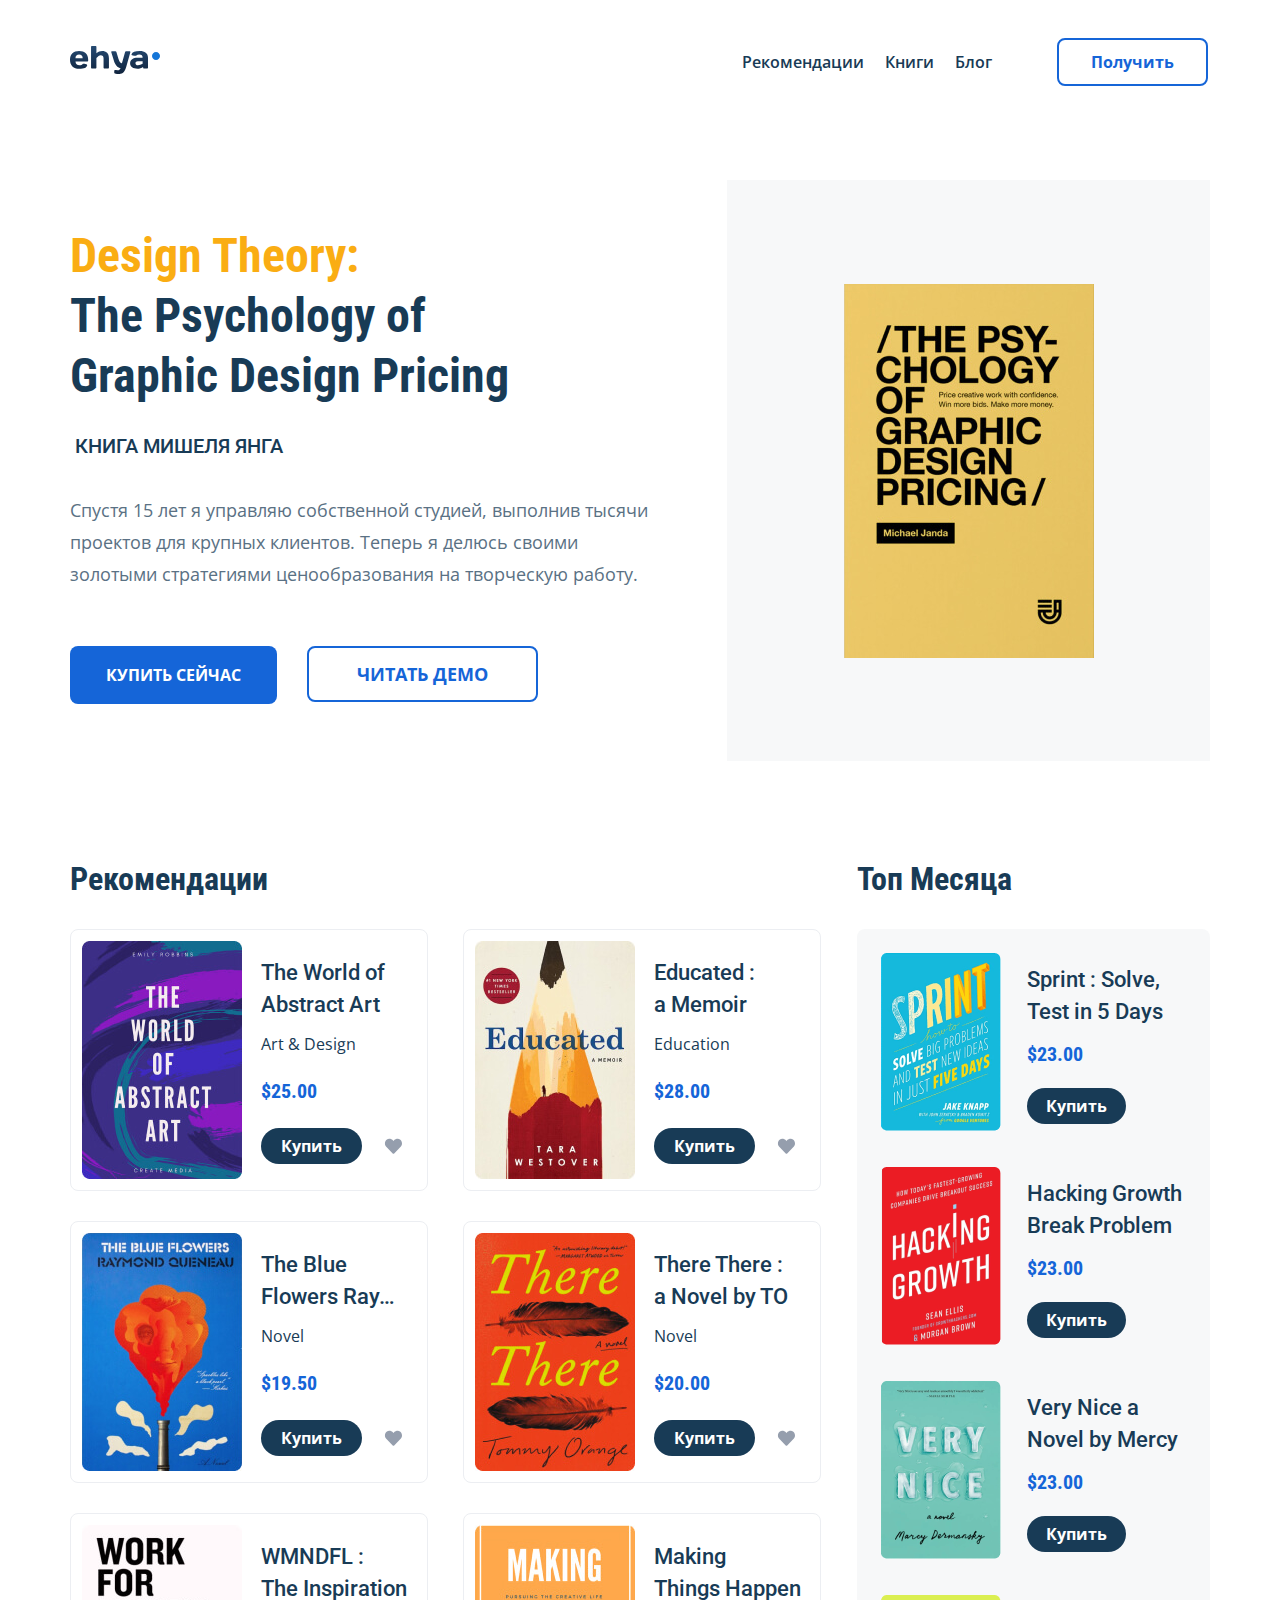
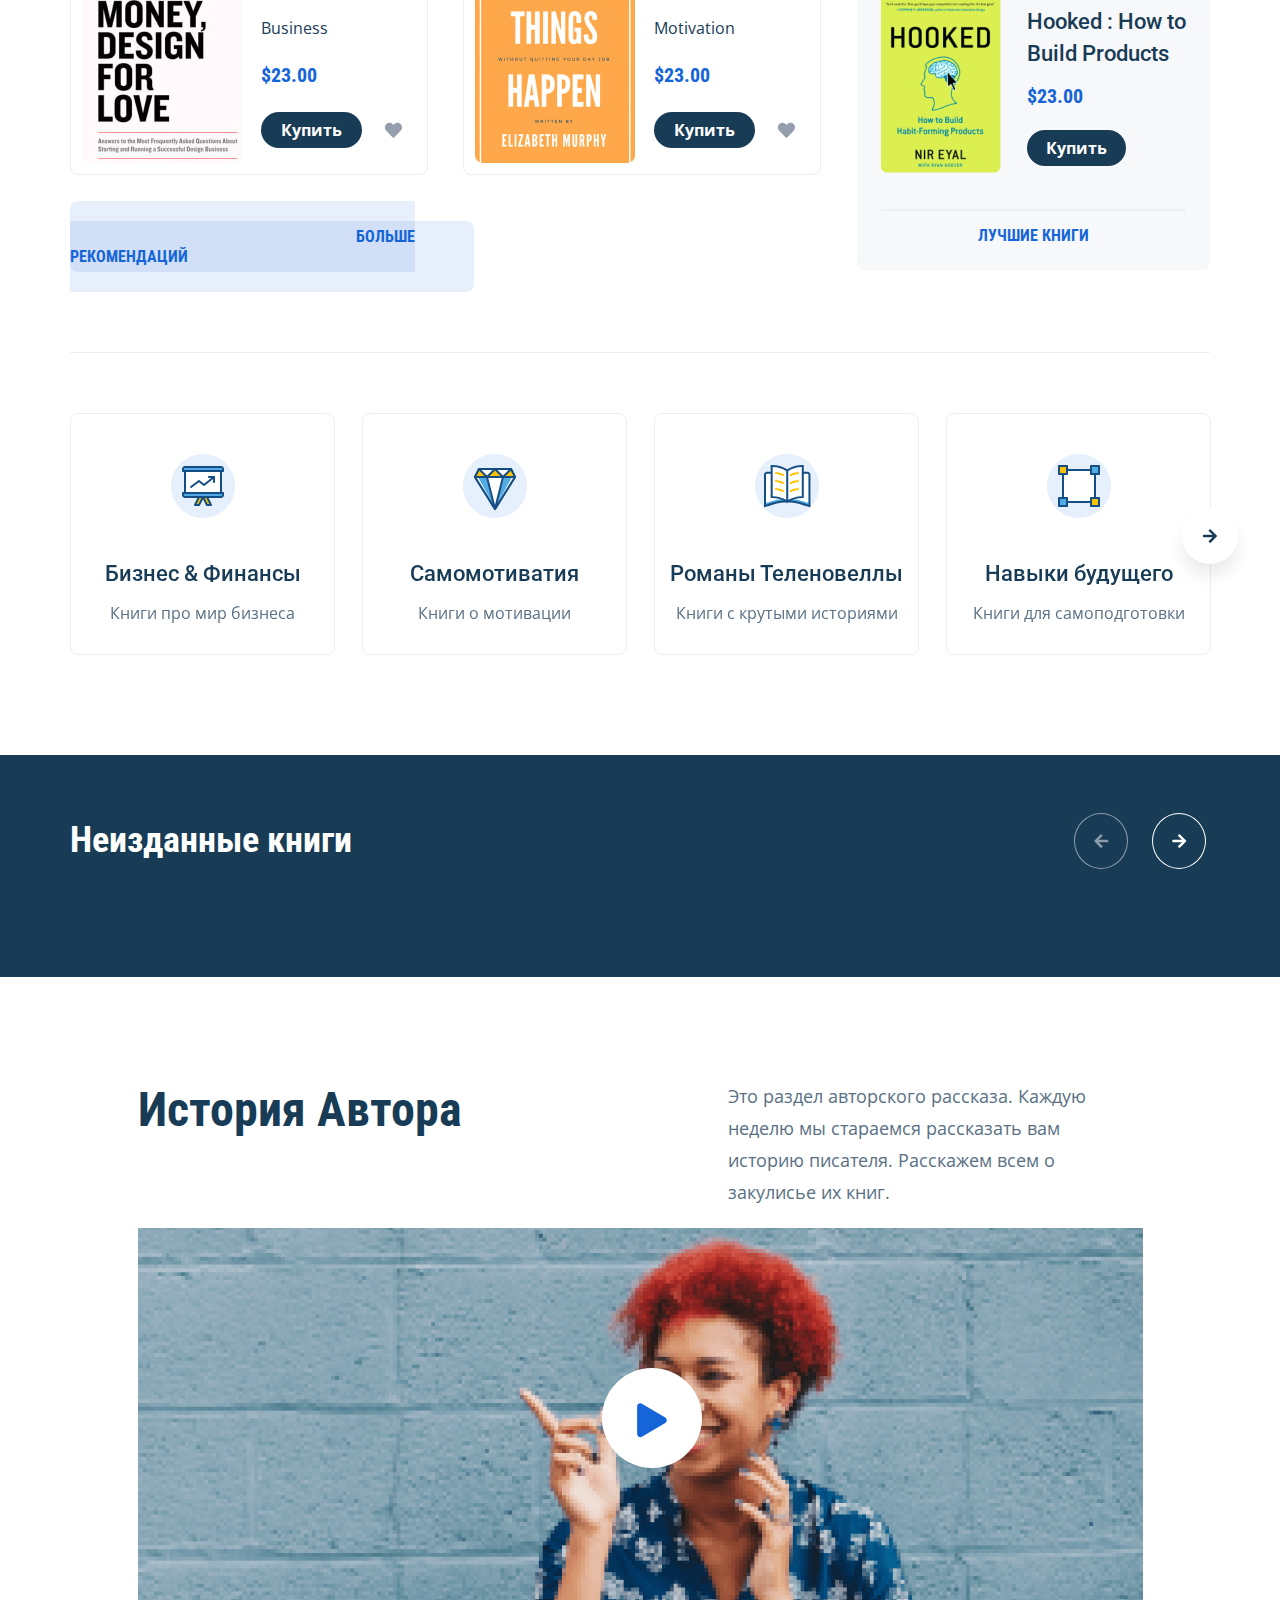
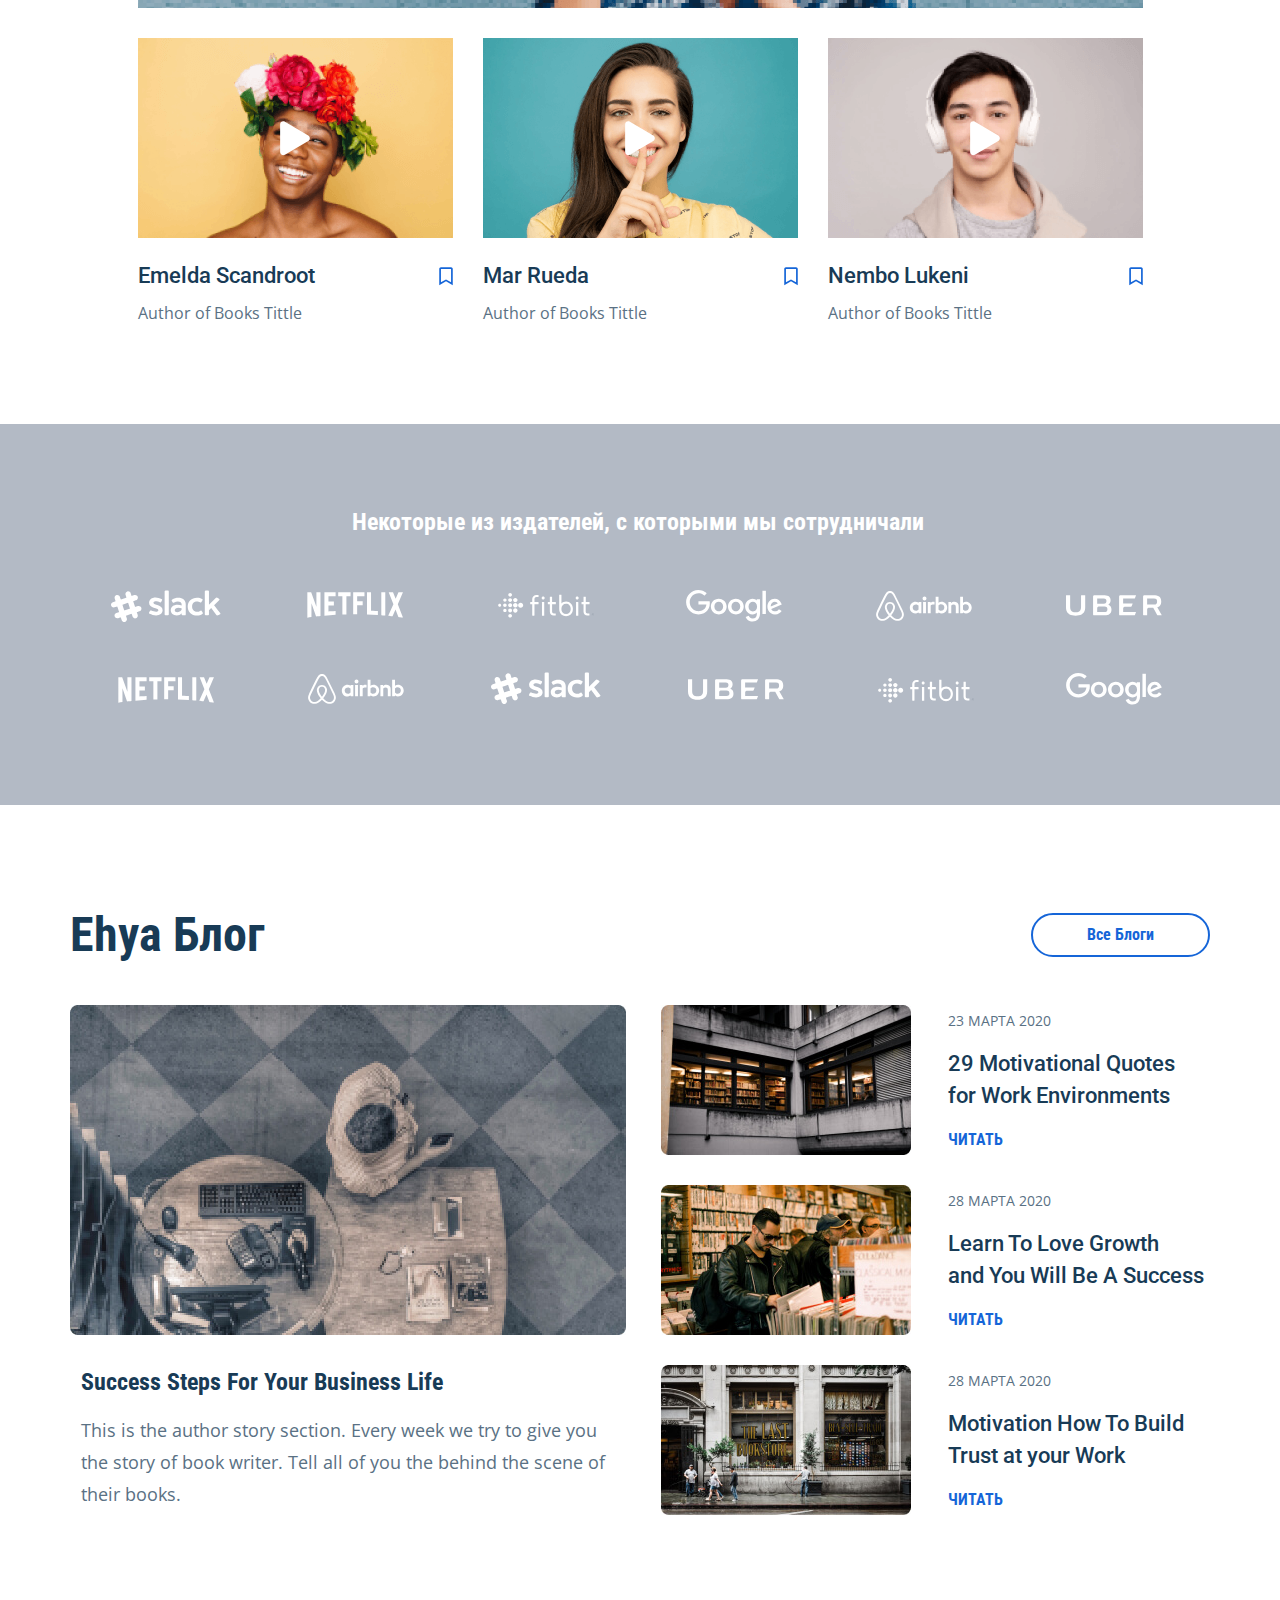
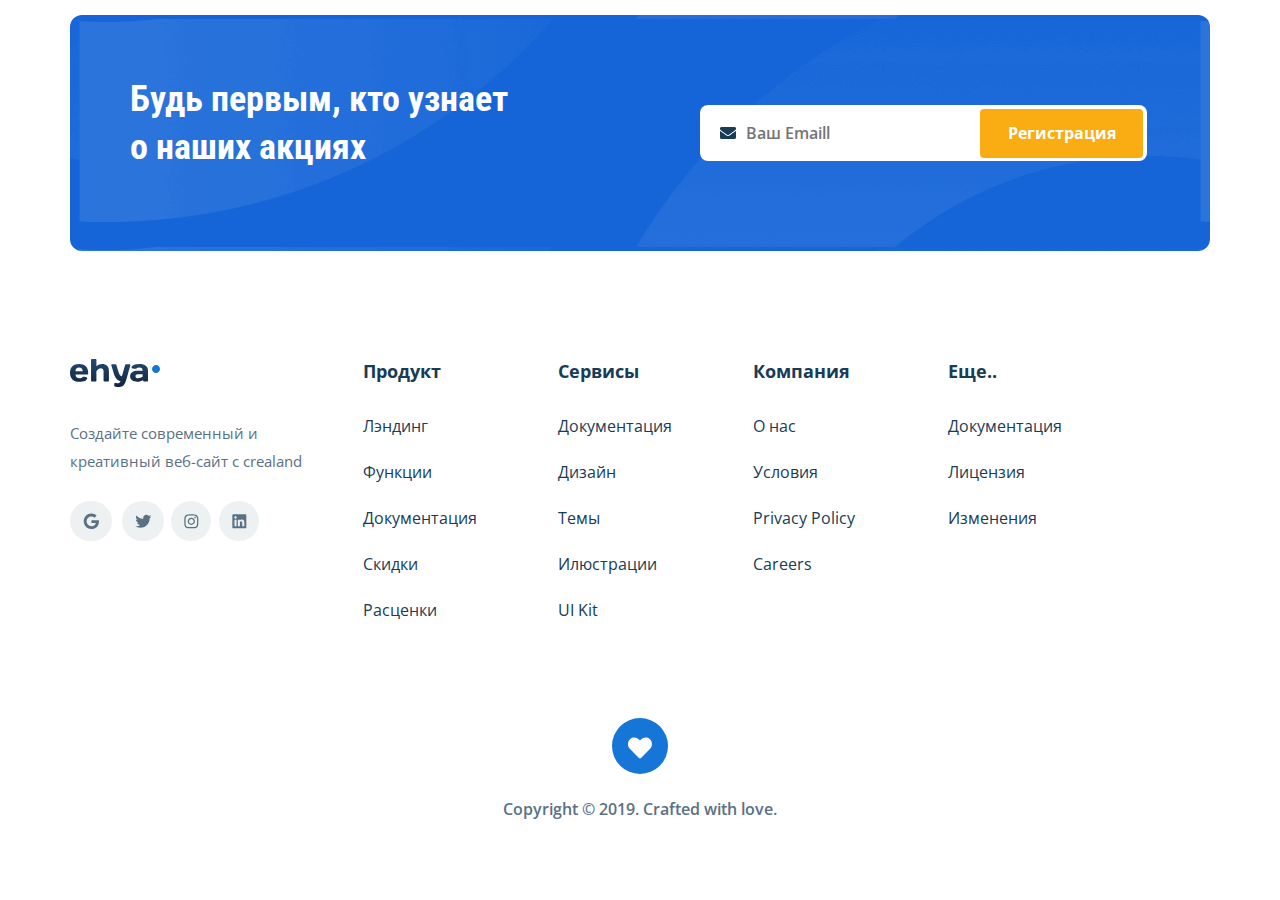
<file: index.html>
<!DOCTYPE html>
<html lang="en">
    <head>
        <meta charset="UTF-8" />
        <meta http-equiv="X-UA-Compatible" content="IE=edge" />
        <meta name="viewport" content="width=device-width, initial-scale=1.0" />
        <title>Ehya - Книга Мишеля Янга</title>
        <link
            href="https://fonts.googleapis.com/css2?family=Open+Sans:wght@400;600;700&family=Roboto+Condensed:wght@700&family=Roboto:wght@500&display=swap"
            rel="stylesheet"
        />
        <link rel="stylesheet" type="text/css" href="./css/slider.css" />
        <link rel="stylesheet" href="./css/style.css" />
        <link
            rel="shortcut icon"
            href="./img/favicon.ico"
            type="image/x-icon"
        />
        <link rel="icon" href="./img/favicon.ico" type="image/x-icon" />
    </head>
    <body>
        <div class="toTop">Наверх</div>
        <header class="header">
            <div class="container">
                <div class="header__block">
                    <a href="./index.html" class="header__link">
                        <img
                            src="./img/Logo.svg"
                            alt="Icon: Logo"
                            class="logo"
                        />
                    </a>
                    <div class="header__block-info">
                        <a
                            href="#recommendation"
                            class="header__block-info__text"
                            >Рекомендации</a
                        ><a href="#books" class="header__block-info__text"
                            >Книги</a
                        ><a href="#blog" class="header__block-info__text"
                            >Блог</a
                        >
                        <a
                            class="header__block-info__button"
                            data-toggle="modal"
                        >
                            Получить
                        </a>
                    </div>
                    <div class="plate">
                        <svg
                            class="plate__burger"
                            version="1.1"
                            height="100"
                            width="100"
                            viewBox="0 0 100 100"
                        >
                            <path
                                class="plate__burger-line plate__burger-line1"
                                d="M 30 65 H 70"
                            />
                            <path
                                class="plate__burger-line plate__burger-line2"
                                d="M 70 50 H 30 C 30 50 18.644068 50.320751 18.644068 36.016949 C 18.644068 21.712696 24.988973 6.5812347 38.79661 11.016949 C 52.604247 15.452663 46.423729 62.711864 46.423729 62.711864 L 50.423729 49.152542 L 50.423729 16.101695"
                            />
                            <path
                                class="plate__burger-line plate__burger-line3"
                                d="M 30 35 H 70 C 70 35 80.084746 36.737688 80.084746 25.423729 C 80.084746 19.599612 75.882239 9.3123528 64.711864 13.559322 C 53.541489 17.806291 54.423729 62.711864 54.423729 62.711864 L 50.423729 49.152542 V 16.101695"
                            />
                        </svg>
                        <svg
                            class="plate__x"
                            version="1.1"
                            height="100"
                            width="100"
                            viewBox="0 0 100 100"
                        >
                            <path class="plate__x-line" d="M 34,32 L 66,68" />
                            <path class="plate__x-line" d="M 66,32 L 34,68" />
                        </svg>
                    </div>
                </div>
            </div>
            <div class="header__mobile">
                <nav class="header__menu">
                    <a
                        href="#recommendation"
                        class="header__menu-item header__block-info__text"
                        >Рекомендации</a
                    >
                    <a
                        href="#books"
                        class="header__menu-item header__block-info__text"
                        >Книги</a
                    >
                    <a
                        href="#blog"
                        class="header__menu-item header__block-info__text"
                        >Блог</a
                    >
                    <button
                        data-toggle="modal"
                        class="header__block-info__button"
                    >
                        Получить
                    </button>
                </nav>
            </div>
        </header>
        <section class="book">
            <div class="container">
                <div class="book__block">
                    <div class="book__info">
                        <h1 class="book__title">
                            <span class="book__title-yellow"
                                >Design Theory:</span
                            ><br />
                            The Psychology of <br />
                            Graphic Design Pricing
                        </h1>
                        <h2 class="book__author">Книга Мишеля Янга</h2>
                        <span class="book__text">
                            Спустя 15 лет я управляю собственной студией,
                            выполнив тысячи проектов для крупных клиентов.
                            Теперь я делюсь своими золотыми стратегиями
                            ценообразования на творческую работу.
                        </span>
                        <div class="book__button">
                            <button
                                data-toggle="modal"
                                class="book__button__buy"
                            >
                                Купить сейчас
                            </button>
                            <a class="book__button__read" href="#">
                                Читать демо
                            </a>
                        </div>
                    </div>
                    <div class="book__wrapper">
                        <img
                            src="./img/book.jpg"
                            alt="Image: Book"
                            class="book__image"
                        />
                    </div>
                </div>
            </div>
        </section>

        <section class="recommendation" id="recommendation">
            <div class="container">
                <div class="recommendation__block">
                    <div class="recommendation__books">
                        <h2 class="recommendation__title">Рекомендации</h2>
                        <div class="recommendation__cards">
                            <div class="recommendation__card">
                                <img
                                    src="./img/Books1.jpg"
                                    alt="Image: Book"
                                    class="recommendation__image"
                                />
                                <div class="recommendation__info">
                                    <p class="recommendation__name">
                                        The World of Abstract Art
                                    </p>
                                    <p class="recommendation__type">
                                        Art & Design
                                    </p>
                                    <p class="recommendation__price">$25.00</p>
                                    <div class="recommendation__button">
                                        <button
                                            data-toggle="modal"
                                            class="recommendation__buy"
                                        >
                                            Купить
                                        </button>
                                        <img
                                            src="./img/heart.svg"
                                            alt="Icon: Like"
                                            class="recommendation__like"
                                        />
                                    </div>
                                </div>
                            </div>
                            <div class="recommendation__card">
                                <img
                                    src="./img/Books2.jpg"
                                    alt="Image: Book"
                                    class="recommendation__image"
                                />
                                <div class="recommendation__info">
                                    <p class="recommendation__name">
                                        Educated : <br />
                                        a Memoir
                                    </p>
                                    <p class="recommendation__type">
                                        Education
                                    </p>
                                    <p class="recommendation__price">$28.00</p>
                                    <div class="recommendation__button">
                                        <button
                                            data-toggle="modal"
                                            class="recommendation__buy"
                                        >
                                            Купить
                                        </button>
                                        <img
                                            src="./img/heart.svg"
                                            alt="Icon: Like"
                                            class="recommendation__like"
                                        />
                                    </div>
                                </div>
                            </div>
                            <div class="recommendation__card">
                                <img
                                    src="./img/Books3.jpg"
                                    alt="Image: Book"
                                    class="recommendation__image"
                                />
                                <div class="recommendation__info">
                                    <p class="recommendation__name">
                                        The Blue Flowers Ray…
                                    </p>
                                    <p class="recommendation__type">Novel</p>
                                    <p class="recommendation__price">$19.50</p>
                                    <div class="recommendation__button">
                                        <button
                                            data-toggle="modal"
                                            class="recommendation__buy"
                                        >
                                            Купить
                                        </button>
                                        <img
                                            src="./img/heart.svg"
                                            alt="Icon: Like"
                                            class="recommendation__like"
                                        />
                                    </div>
                                </div>
                            </div>
                            <div class="recommendation__card">
                                <img
                                    src="./img/Books4.jpg"
                                    alt="Image: Book"
                                    class="recommendation__image"
                                />
                                <div class="recommendation__info">
                                    <p class="recommendation__name">
                                        There There : <br />
                                        a Novel by TO
                                    </p>
                                    <p class="recommendation__type">Novel</p>
                                    <p class="recommendation__price">$20.00</p>
                                    <div class="recommendation__button">
                                        <button
                                            data-toggle="modal"
                                            class="recommendation__buy"
                                        >
                                            Купить
                                        </button>
                                        <img
                                            src="./img/heart.svg"
                                            alt="Icon: Like"
                                            class="recommendation__like"
                                        />
                                    </div>
                                </div>
                            </div>
                            <div class="recommendation__card">
                                <img
                                    src="./img/Books5.jpg"
                                    alt="Image: Book"
                                    class="recommendation__image"
                                />
                                <div class="recommendation__info">
                                    <p class="recommendation__name">
                                        WMNDFL : <br />
                                        The Inspiration
                                    </p>
                                    <p class="recommendation__type">Business</p>
                                    <p class="recommendation__price">$23.00</p>
                                    <div class="recommendation__button">
                                        <button
                                            data-toggle="modal"
                                            class="recommendation__buy"
                                        >
                                            Купить
                                        </button>
                                        <img
                                            src="./img/heart.svg"
                                            alt="Icon: Like"
                                            class="recommendation__like"
                                        />
                                    </div>
                                </div>
                            </div>
                            <div class="recommendation__card">
                                <img
                                    src="./img/Books6.jpg"
                                    alt="Image: Book"
                                    class="recommendation__image"
                                />
                                <div class="recommendation__info">
                                    <p class="recommendation__name">
                                        Making <br />
                                        Things Happen
                                    </p>
                                    <p class="recommendation__type">
                                        Motivation
                                    </p>
                                    <p class="recommendation__price">$23.00</p>
                                    <div class="recommendation__button">
                                        <button
                                            data-toggle="modal"
                                            class="recommendation__buy"
                                        >
                                            Купить
                                        </button>
                                        <img
                                            src="./img/heart.svg"
                                            alt="Icon: Like"
                                            class="recommendation__like"
                                        />
                                    </div>
                                </div>
                            </div>
                        </div>
                        <a class="recommendation__btn" href="#">
                            Больше рекомендаций
                        </a>
                    </div>
                    <div class="recommendation__top">
                        <div
                            class="
                                recommendation__title recommendation__title--mb
                            "
                        >
                            Топ Месяца
                        </div>
                        <div class="recommendation__top__block">
                            <div class="recommendation__cards__top">
                                <img
                                    src="./img/Books7.png"
                                    alt="Image: Book"
                                    class="recommendation__image__top"
                                />
                                <div class="recommendation__info__top">
                                    <p class="recommendation__top__name">
                                        Sprint : Solve, <br />
                                        Test in 5 Days
                                    </p>
                                    <p class="recommendation__top__price">
                                        $23.00
                                    </p>

                                    <button
                                        data-toggle="modal"
                                        class="recommendation__top__buy"
                                    >
                                        Купить
                                    </button>
                                </div>
                            </div>
                            <div class="recommendation__cards__top">
                                <img
                                    src="./img/Books8.png"
                                    alt="Image: Book"
                                    class="recommendation__image__top"
                                />
                                <div class="recommendation__info__top">
                                    <p class="recommendation__top__name">
                                        Hacking Growth <br />
                                        Break Problem
                                    </p>
                                    <p class="recommendation__top__price">
                                        $23.00
                                    </p>

                                    <button
                                        data-toggle="modal"
                                        class="recommendation__top__buy"
                                    >
                                        Купить
                                    </button>
                                </div>
                            </div>
                            <div class="recommendation__cards__top">
                                <img
                                    src="./img/Books9.png"
                                    alt="Image: Book"
                                    class="recommendation__image__top"
                                />
                                <div class="recommendation__info__top">
                                    <p class="recommendation__top__name">
                                        Very Nice a <br />
                                        Novel by Mercy
                                    </p>
                                    <p class="recommendation__top__price">
                                        $23.00
                                    </p>

                                    <button
                                        data-toggle="modal"
                                        class="recommendation__top__buy"
                                    >
                                        Купить
                                    </button>
                                </div>
                            </div>
                            <div class="recommendation__cards__top">
                                <img
                                    src="./img/Books10.png"
                                    alt="Image: Book"
                                    class="recommendation__image__top"
                                />
                                <div class="recommendation__info__top">
                                    <p class="recommendation__top__name">
                                        Hooked : How to <br />
                                        Build Products
                                    </p>
                                    <p class="recommendation__top__price">
                                        $23.00
                                    </p>

                                    <button
                                        data-toggle="modal"
                                        class="recommendation__top__buy"
                                    >
                                        Купить
                                    </button>
                                </div>
                            </div>
                            <div class="recommendation__line"></div>
                            <div class="recommendation__yet">
                                <a href="#" class="recommendation__yet-link"
                                    >Лучшие книги</a
                                >
                            </div>
                        </div>
                    </div>
                </div>
            </div>
        </section>
        <section class="slider">
            <div class="container slider__container">
                <div class="slider__button-prev">
                    <img src="./img/prevRow.svg" alt="" />
                </div>
                <div class="slider__button-next">
                    <img src="./img/nextRow.svg" alt="" />
                </div>
                <div class="slide carousel">
                    <div>
                        <div class="slide__card">
                            <img
                                src="./img/slide1.svg"
                                alt="Icon: Бизнес"
                                class="slide__image"
                            />
                            <h2 class="slide__title">Бизнес & Финансы</h2>
                            <span class="slide__description"
                                >Книги про мир бизнеса</span
                            >
                        </div>
                    </div>
                    <div>
                        <div class="slide__card">
                            <img
                                src="img/slide2.svg"
                                alt="Icon: Самомотивация"
                                class="slide__image"
                            />
                            <span class="slide__title">Самомотиватия</span>
                            <span
                                class="slide__description slide__description-ml"
                                >Книги о мотивации</span
                            >
                        </div>
                    </div>
                    <div>
                        <div class="slide__card">
                            <img
                                src="./img/slide3.svg"
                                alt="Icon: Романы"
                                class="slide__image"
                            />
                            <span class="slide__title">Романы Теленовеллы</span>
                            <span class="slide__description"
                                >Книги с крутыми историями</span
                            >
                        </div>
                    </div>
                    <div>
                        <div class="slide__card">
                            <img
                                src="./img/slide4.svg"
                                alt="Icon: Навыки"
                                class="slide__image"
                            />
                            <span class="slide__title">Навыки будущего</span>
                            <span class="slide__description"
                                >Книги для самоподготовки
                            </span>
                        </div>
                    </div>
                    <div>
                        <div class="slide__card">
                            <img
                                src="img/slide2.svg"
                                alt="Icon: Самомотивация"
                                class="slide__image"
                            />
                            <span class="slide__title">Самомотиватия</span>
                            <span class="slide__description"
                                >Книги о мотивации</span
                            >
                        </div>
                    </div>
                    <div>
                        <div class="slide__card">
                            <img
                                src="./img/slide1.svg"
                                alt="Icon: Бизнес"
                                class="slide__image"
                            />
                            <span class="slide__title">Бизнес & Финансы</span>
                            <span class="slide__description"
                                >Книги про мир бизнеса</span
                            >
                        </div>
                    </div>
                    <div>
                        <div class="slide__card">
                            <img
                                src="img/slide2.svg"
                                alt="Icon: Самомотивация"
                                class="slide__image"
                            />
                            <span class="slide__title">Самомотиватия</span>
                            <span class="slide__description"
                                >Книги о мотивации</span
                            >
                        </div>
                    </div>
                    <div>
                        <div class="slide__card">
                            <img
                                src="./img/slide3.svg"
                                alt="Icon: Романы"
                                class="slide__image"
                            />
                            <span class="slide__title">Романы Теленовеллы</span>
                            <span class="slide__description"
                                >Книги с крутыми историями</span
                            >
                        </div>
                    </div>
                    <div>
                        <div class="slide__card">
                            <img
                                src="./img/slide4.svg"
                                alt="Icon: Навыки"
                                class="slide__image"
                            />
                            <span class="slide__title">Навыки будущего</span>
                            <span class="slide__description"
                                >Книги для самоподготовки
                            </span>
                        </div>
                    </div>
                    <div>
                        <div class="slide__card">
                            <img
                                src="img/slide2.svg"
                                alt="Icon: Самомотивация"
                                class="slide__image"
                            />
                            <span class="slide__title">Самомотиватия</span>
                            <span class="slide__description"
                                >Книги о мотивации</span
                            >
                        </div>
                    </div>
                </div>
                <div class="slide slide-adaptive">
                    <div>
                        <div class="slide__card">
                            <img
                                src="./img/slide3.svg"
                                alt="Icon: Романы"
                                class="slide__image"
                            />
                            <span class="slide__title">Романы Теленовеллы</span>
                            <span class="slide__description"
                                >Книги с крутыми историями</span
                            >
                        </div>
                    </div>
                    <div>
                        <div class="slide__card">
                            <img
                                src="./img/slide4.svg"
                                alt="Icon: Навыки"
                                class="slide__image"
                            />
                            <span class="slide__title">Навыки будущего</span>
                            <span class="slide__description"
                                >Книги для самоподготовки
                            </span>
                        </div>
                    </div>
                    <div>
                        <div class="slide__card">
                            <img
                                src="./img/slide3.svg"
                                alt="Icon: Романы"
                                class="slide__image"
                            />
                            <span class="slide__title">Романы Теленовеллы</span>
                            <span class="slide__description"
                                >Книги с крутыми историями</span
                            >
                        </div>
                    </div>
                    <div>
                        <div class="slide__card">
                            <img
                                src="./img/slide4.svg"
                                alt="Icon: Навыки"
                                class="slide__image"
                            />
                            <span class="slide__title">Навыки будущего</span>
                            <span class="slide__description"
                                >Книги для самоподготовки
                            </span>
                        </div>
                    </div>
                    <div>
                        <div class="slide__card">
                            <img
                                src="img/slide2.svg"
                                alt="Icon: Самомотивация"
                                class="slide__image"
                            />
                            <span class="slide__title">Самомотиватия</span>
                            <span class="slide__description"
                                >Книги о мотивации</span
                            >
                        </div>
                    </div>
                    <div>
                        <div class="slide__card">
                            <img
                                src="./img/slide1.svg"
                                alt="Icon: Бизнес"
                                class="slide__image"
                            />
                            <span class="slide__title">Бизнес & Финансы</span>
                            <span class="slide__description"
                                >Книги про мир бизнеса</span
                            >
                        </div>
                    </div>
                    <div>
                        <div class="slide__card">
                            <img
                                src="img/slide2.svg"
                                alt="Icon: Самомотивация"
                                class="slide__image"
                            />
                            <span class="slide__title">Самомотиватия</span>
                            <span class="slide__description"
                                >Книги о мотивации</span
                            >
                        </div>
                    </div>
                    <div>
                        <div class="slide__card">
                            <img
                                src="./img/slide3.svg"
                                alt="Icon: Романы"
                                class="slide__image"
                            />
                            <span class="slide__title">Романы Теленовеллы</span>
                            <span class="slide__description"
                                >Книги с крутыми историями</span
                            >
                        </div>
                    </div>
                    <div>
                        <div class="slide__card">
                            <img
                                src="./img/slide4.svg"
                                alt="Icon: Навыки"
                                class="slide__image"
                            />
                            <span class="slide__title">Навыки будущего</span>
                            <span class="slide__description"
                                >Книги для самоподготовки
                            </span>
                        </div>
                    </div>
                    <div>
                        <div class="slide__card">
                            <img
                                src="img/slide2.svg"
                                alt="Icon: Самомотивация"
                                class="slide__image"
                            />
                            <span class="slide__title">Самомотиватия</span>
                            <span class="slide__description"
                                >Книги о мотивации</span
                            >
                        </div>
                    </div>
                </div>
            </div>
        </section>
        <section class="unpublished" id="books">
            <div class="container">
                <div class="unpublished__block">
                    <h2 class="unpublished__title">Неизданные книги</h2>
                    <div class="unpublished__buttons">
                        <div
                            class="unpublished__button unpublished__button-prev"
                        >
                            <img src="./img/slider2Prev.svg" alt="" />
                        </div>
                        <div
                            class="unpublished__button unpublished__button-next"
                        >
                            <img src="./img/slider2Next.svg" alt="" />
                        </div>
                    </div>
                    <div class="unpublished__books">
                        <div>
                            <img
                                src="./img/unpublished1.png"
                                alt="Book"
                                class="unpublished__image"
                            />
                        </div>
                        <div>
                            <img
                                src="./img/unpublished2.png"
                                alt="Book"
                                class="unpublished__image"
                            />
                        </div>
                        <div>
                            <img
                                src="./img/unpublished3.png"
                                alt="Book"
                                class="unpublished__image"
                            />
                        </div>
                        <div>
                            <img
                                src="./img/unpublished4.png"
                                alt="Book"
                                class="unpublished__image"
                            />
                        </div>
                        <div>
                            <img
                                src="./img/unpublished5.png"
                                alt="Book"
                                class="unpublished__image"
                            />
                        </div>
                        <div>
                            <img
                                src="./img/unpublished1.png"
                                alt="Book"
                                class="unpublished__image"
                            />
                        </div>
                        <div>
                            <img
                                src="./img/unpublished2.png"
                                alt="Book"
                                class="unpublished__image"
                            />
                        </div>
                        <div>
                            <img
                                src="./img/unpublished3.png"
                                alt="Book"
                                class="unpublished__image"
                            />
                        </div>
                        <div>
                            <img
                                src="./img/unpublished4.png"
                                alt="Book"
                                class="unpublished__image"
                            />
                        </div>
                        <div>
                            <img
                                src="./img/unpublished5.png"
                                alt="Book"
                                class="unpublished__image"
                            />
                        </div>
                        <div>
                            <img
                                src="./img/unpublished5.png"
                                alt="Book"
                                class="unpublished__image"
                            />
                        </div>
                    </div>
                </div>
            </div>
        </section>
        <section class="author">
            <div class="author__container">
                <div class="author__info">
                    <h2 class="author__title">История Автора</h2>
                    <p class="author__description">
                        Это раздел авторского рассказа. Каждую неделю мы
                        стараемся рассказать вам историю писателя. Расскажем
                        всем о закулисье их книг.
                    </p>
                </div>
                <div class="author__video">
                    <div class="author__video-big" id="player">
                        <script src="https://www.youtube.com/iframe_api"></script>
                        <img
                            class="video-big"
                            src="./img/video1.png"
                            alt="Image: video preview"
                        />
                        <img
                            src="./img/play-big.svg"
                            alt="Icon: play"
                            class="video-play"
                            id="play"
                        />
                    </div>
                    <div class="author__video-small">
                        <div class="author__video__block">
                            <div id="playerSmall" class="author__video-next">
                                <img
                                    class="video-small"
                                    id="video-small"
                                    src="./img/video2.png"
                                    alt="Image: video preview"
                                />
                                <img
                                    src="./img/play-small.svg"
                                    alt="Icon: play"
                                    class="video-play-sm"
                                    id="play1"
                                />
                            </div>
                            <div class="author__video__title">
                                Emelda Scandroot
                                <img
                                    class="favorites"
                                    src="./img/favorites.svg"
                                    alt="Icon: favorites"
                                />
                            </div>
                            <div class="author-desc">
                                Author of Books Tittle
                            </div>
                        </div>

                        <div class="author__video__block">
                            <div id="playerSmall2" class="author__video-next">
                                <img
                                    class="video-small"
                                    id="video-small2"
                                    src="./img/video3.png"
                                    alt="Image: video preview"
                                />
                                <img
                                    src="./img/play-small.svg"
                                    alt="Icon: play"
                                    class="video-play-sm"
                                    id="play2"
                                />
                            </div>
                            <div class="author__video__title">
                                Mar Rueda
                                <img
                                    class="favorites"
                                    src="./img/favorites.svg"
                                    alt="Icon: favorites"
                                />
                            </div>
                            <p class="author-desc">Author of Books Tittle</p>
                        </div>
                        <div class="author__video__block">
                            <div id="playerSmall3" class="author__video-next">
                                <img
                                    class="video-small"
                                    src="./img/video4.png"
                                    alt="Image: video preview"
                                />
                                <img
                                    src="./img/play-small.svg"
                                    alt="Icon: play"
                                    class="video-play-sm"
                                    id="play3"
                                />
                            </div>
                            <div class="author__video__title">
                                Nembo Lukeni
                                <img
                                    class="favorites"
                                    src="./img/favorites.svg"
                                    alt="Icon: favorites"
                                />
                            </div>
                            <p class="author-desc">Author of Books Tittle</p>
                        </div>
                    </div>
                </div>
            </div>
        </section>
        <section class="partners">
            <div class="container">
                <h2 class="partners__title">
                    Некоторые из издателей, с которыми мы сотрудничали
                </h2>
                <div class="partners__icon">
                    <div class="partners__block">
                        <img
                            src="./img/slack.svg"
                            alt="Icon: slack"
                            class="partners__image"
                        />
                    </div>
                    <div class="partners__block">
                        <img
                            src="./img/netflix.svg"
                            alt="Icon: netflix"
                            class="partners__image"
                        />
                    </div>
                    <div class="partners__block">
                        <img
                            src="./img/fitbit.svg"
                            alt="Icon: FitBit"
                            class="partners__image"
                        />
                    </div>
                    <div class="partners__block">
                        <img
                            src="./img/google.svg"
                            alt="Icon: google"
                            class="partners__image"
                        />
                    </div>
                    <div class="partners__block">
                        <img
                            src="./img/airbnb.svg"
                            alt="Icon: Airbnb"
                            class="partners__image"
                        />
                    </div>
                    <div class="partners__block">
                        <img
                            src="./img/uber.svg"
                            alt="Icon: Uber"
                            class="partners__image"
                        />
                    </div>
                    <div class="partners__block">
                        <img
                            src="./img/netflix.svg"
                            alt="Icon: netflix"
                            class="partners__image"
                        />
                    </div>
                    <div class="partners__block">
                        <img
                            src="./img/airbnb.svg"
                            alt="Icon: Airbnb"
                            class="partners__image"
                        />
                    </div>
                    <div class="partners__block">
                        <img
                            src="./img/slack.svg"
                            alt="Icon: slack"
                            class="partners__image"
                        />
                    </div>
                    <div class="partners__block">
                        <img
                            src="./img/uber.svg"
                            alt="Icon: Uber"
                            class="partners__image"
                        />
                    </div>
                    <div class="partners__block">
                        <img
                            src="./img/fitbit.svg"
                            alt="Icon: FitBit"
                            class="partners__image"
                        />
                    </div>
                    <div class="partners__block">
                        <img
                            src="./img/google.svg"
                            alt="Icon: google"
                            class="partners__image"
                        />
                    </div>
                </div>
            </div>
        </section>
        <section class="blog" id="blog">
            <div class="container">
                <div class="blog__info">
                    <h2 class="blog__title">Ehya Блог</h2>
                    <a class="blog__button" href="#">Все Блоги</a>
                </div>
                <div class="blog__news">
                    <div class="blog__success">
                        <img
                            src="./img/success.jpg"
                            alt="Image: foto"
                            class="blog__success__image"
                        />
                        <div class="blog__success__info">
                            <div class="blog__success__title">
                                Success Steps For Your Business Life
                            </div>
                            <p class="blog__success__desc">
                                This is the author story section. Every week we
                                try to give you the story of book writer. Tell
                                all of you the behind the scene of their books.
                            </p>
                        </div>
                    </div>
                    <div class="blog__data">
                        <div class="blog__data__card">
                            <img
                                src="./img/data1.jpg"
                                alt="Image: foto"
                                class="blog__data__image"
                            />
                            <div class="blog__data__info">
                                <div class="blog__data__when">
                                    23 марта 2020
                                </div>
                                <div class="blog__data__title">
                                    29 Motivational Quotes <br />
                                    for Work Environments
                                </div>
                                <a href="#" class="blog__data__read">Читать</a>
                            </div>
                        </div>
                        <div class="blog__data__card">
                            <img
                                src="./img/data2.jpg"
                                alt="Image: foto"
                                class="blog__data__image"
                            />
                            <div class="blog__data__info">
                                <div class="blog__data__when">
                                    28 марта 2020
                                </div>
                                <p class="blog__data__title">
                                    Learn To Love Growth <br />
                                    and You Will Be A Success
                                </p>
                                <a href="#" class="blog__data__read">Читать</a>
                            </div>
                        </div>
                        <div class="blog__data__card">
                            <img
                                src="./img/data3.jpg"
                                alt="Image: foto"
                                class="blog__data__image"
                            />
                            <div class="blog__data__info">
                                <div class="blog__data__when">
                                    28 марта 2020
                                </div>
                                <p class="blog__data__title">
                                    Motivation How To Build <br />
                                    Trust at your Work
                                </p>
                                <a href="#" class="blog__data__read">Читать</a>
                            </div>
                        </div>
                    </div>
                </div>
            </div>
        </section>
        <section class="newsletter">
            <div class="container">
                <div class="newsletter-wrapper">
                    <form
                        class="form newsletter__subscribe"
                        action="send.php"
                        method="POST"
                    >
                        <h2 class="newsletter__title">
                            Будь первым, кто узнает о наших акциях
                        </h2>
                        <div class="newsletter__form">
                            <img
                                src="./img/form.svg"
                                alt=""
                                class="newsletter__icon"
                            />
                            <input
                                type="email"
                                class="newsletter__input"
                                placeholder="Ваш Emaill"
                                name="email"
                                required
                            />
                            <button class="newsletter__button">
                                Регистрация
                            </button>
                        </div>
                    </form>
                </div>
            </div>
        </section>
        <footer class="footer">
            <div class="container">
                <div class="footer-wrapper">
                    <div class="footer__block footer__block-width">
                        <a href="./index.html" class="footer__link">
                            <img
                                src="./img/Logo.svg"
                                alt="Icon: Logo"
                                class="footer__logo"
                            />
                        </a>
                        <span class="footer__desc">
                            Создайте современный и <br />
                            креативный веб-сайт с crealand
                        </span>
                        <div class="footer__link">
                            <a
                                target="_blank"
                                href="https://www.google.ru"
                                class="footer__link-image"
                            >
                                <img
                                    src="./img/link-google.svg"
                                    alt="Icon: google"
                                    class="footer__link-icon"
                                />
                            </a>
                            <a
                                target="_blank"
                                href="https://twitter.com/"
                                class="footer__link-image"
                                ><img
                                    src="./img/link-twitter.svg"
                                    alt="Icon: twitter"
                                    class="footer__link-icon" /></a
                            ><a
                                target="_blank"
                                href="https://www.instagram.com/"
                                class="footer__link-image"
                                ><img
                                    src="./img/link-instagram.svg"
                                    alt="Icon: instagram"
                                    class="footer__link-icon" /></a
                            ><a
                                target="_blank"
                                href="https://linkedin.com/"
                                class="footer__link-image"
                                ><img
                                    src="./img/link-link.svg"
                                    alt="Icon: Linkedin"
                                    class="footer__link-icon"
                            /></a>
                        </div>
                    </div>
                    <div class="footer__block">
                        <div class="footer__title">Продукт</div>
                        <a href="#" class="footer__text">Лэндинг</a
                        ><a href="#" class="footer__text">Функции</a
                        ><a href="#" class="footer__text">Документация</a
                        ><a href="#" class="footer__text">Скидки</a
                        ><a href="#" class="footer__text">Расценки</a>
                    </div>
                    <div class="footer__block">
                        <div class="footer__title">Сервисы</div>
                        <a href="#" class="footer__text">Документация</a
                        ><a href="#" class="footer__text">Дизайн</a
                        ><a href="#" class="footer__text">Темы</a
                        ><a href="#" class="footer__text">Илюстрации</a
                        ><a href="#" class="footer__text">UI Kit</a>
                    </div>
                    <div class="footer__block">
                        <div class="footer__title">Компания</div>
                        <a href="#" class="footer__text">О нас</a
                        ><a href="#" class="footer__text">Условия</a
                        ><a href="#" class="footer__text">Privacy Policy</a
                        ><a href="#" class="footer__text">Careers</a>
                    </div>
                    <div class="footer__block">
                        <div class="footer__title">Еще..</div>
                        <a href="#" class="footer__text">Документация</a
                        ><a href="#" class="footer__text">Лицензия</a
                        ><a href="#" class="footer__text">Изменения</a>
                    </div>
                    <div class="footer__bottom footer__flex">
                        <img
                            src="./img/footer-bottom.svg"
                            alt="Icon: Heart"
                            class="footer__bottom-image"
                        />
                        <span class="footer__bottom-info"
                            >Copyright © 2019. Crafted with love.</span
                        >
                    </div>
                </div>
            </div>
        </footer>

        <div class="modal">
            <div class="modal__overlay"></div>
            <div class="modal__dialog">
                <a class="modal__close">
                    <img src="./img/close.png" alt="Icon: Close" />
                </a>
                <h3 class="modal__title">Получить</h3>
                <form action="send.php" method="POST" class="modal__form form">
                    <div class="modal__block-input">
                        <input
                            type="text"
                            name="name"
                            class="input modal__input"
                            placeholder="Ваше полное имя*"
                            required
                            minlength="2"
                        />
                    </div>
                    <div class="modal__block-input">
                        <input
                            type="tel"
                            name="phone"
                            class="input modal__input"
                            placeholder="Номер телефона*"
                            required
                            minlength="10"
                            maxlength="16"
                        />
                    </div>
                    <div class="modal__block-input">
                        <input
                            type="email"
                            name="email"
                            class="input modal__input"
                            placeholder="Электронная почта*"
                            required
                        />
                    </div>
                    <textarea
                        name="message"
                        class="message modal__message"
                        placeholder="Комментарий"
                    ></textarea>
                    <div class="modal__form-block">
                        <button type="submit" class="button modal__button">
                            Отправить
                        </button>
                        <span class="modal__info">*Обязательные поля</span>
                    </div>
                </form>
            </div>
        </div>
        <script src="./js/jquery-3.6.0.min.js"></script>
        <script src="./js/jquery.validate.min.js"></script>
        <script src="./js/main.js"></script>
        <script src="./js/jquery.mask.min.js"></script>
        <script src="./js/slick.min.js"></script>
    </body>
</html>
</file>
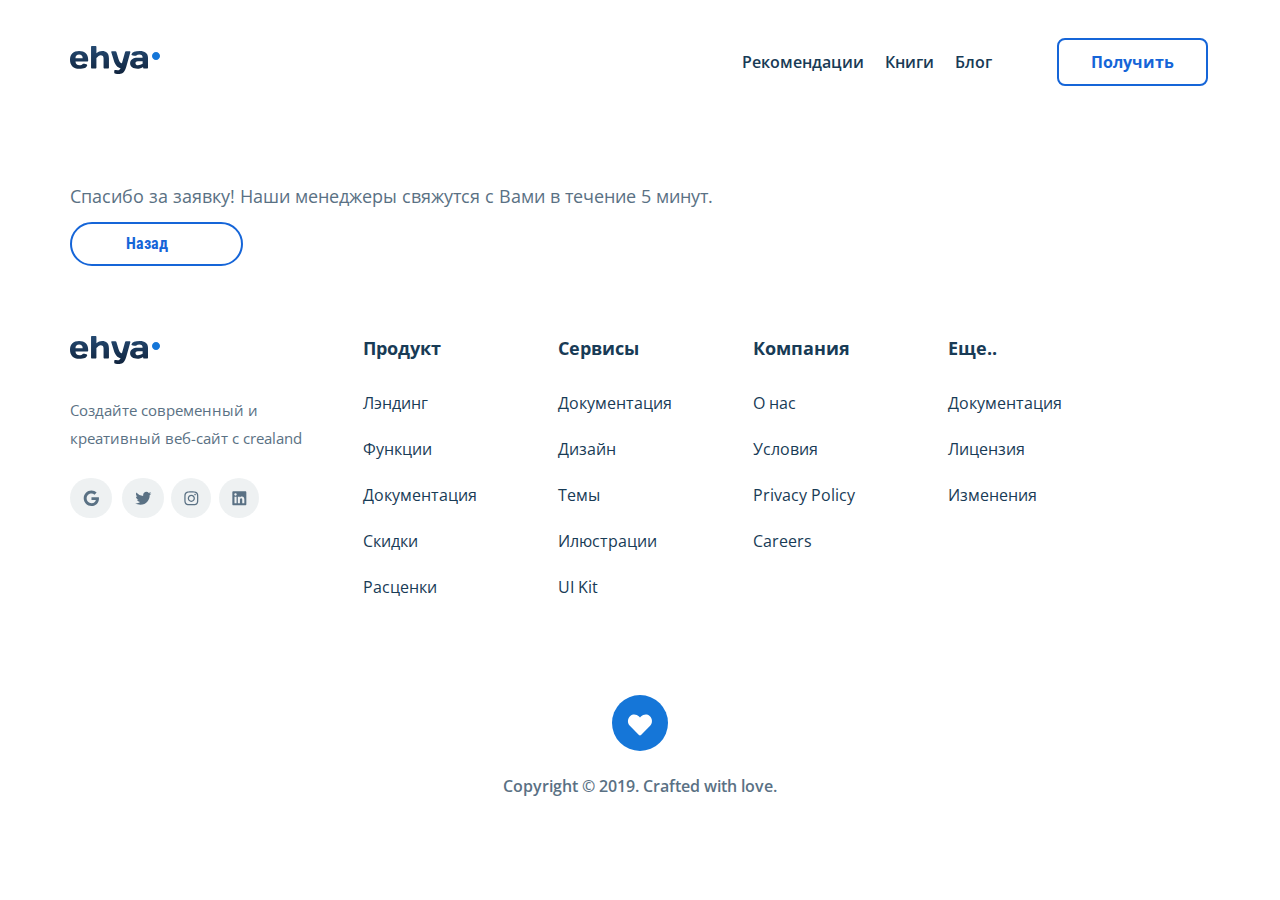
<file: join-us.html>
<!DOCTYPE html>
<html lang="ru">
    <head>
        <meta charset="UTF-8" />
        <meta http-equiv="X-UA-Compatible" content="IE=edge" />
        <meta name="viewport" content="width=device-width, initial-scale=1.0" />
        <title>Ehya - Книга Мишеля Янга</title>
        <link
            rel="shortcut icon"
            href="./img/favicon.ico"
            type="image/x-icon"
        />
        <link
            href="https://fonts.googleapis.com/css2?family=Open+Sans:wght@400;600;700&family=Roboto+Condensed:wght@700&family=Roboto:wght@500&display=swap"
            rel="stylesheet"
        />
        <link rel="stylesheet" href="./css/style.css" />
    </head>
    <body>
        <header class="header">
            <div class="container">
                <div class="header__block">
                    <a href="./index.html" class="header__link">
                        <img
                            src="./img/Logo.svg"
                            alt="Icon: Logo"
                            class="logo"
                        />
                    </a>
                    <div class="header__block-info">
                        <a href="#" class="header__block-info__text"
                            >Рекомендации</a
                        ><a href="#" class="header__block-info__text">Книги</a
                        ><a href="#" class="header__block-info__text">Блог</a>
                        <button
                            data-toggle="modal"
                            class="header__block-info__button"
                        >
                            Получить
                        </button>
                    </div>
                    <div class="plate">
                        <svg
                            class="plate__burger"
                            version="1.1"
                            height="100"
                            width="100"
                            viewBox="0 0 100 100"
                        >
                            <path
                                class="plate__burger-line plate__burger-line1"
                                d="M 30,65 H 70"
                            />
                            <path
                                class="plate__burger-line plate__burger-line2"
                                d="M 70,50 H 30 C 30,50 18.644068,50.320751 18.644068,36.016949 C 18.644068,21.712696 24.988973,6.5812347 38.79661,11.016949 C 52.604247,15.452663 46.423729,62.711864 46.423729,62.711864 L 50.423729,49.152542 L 50.423729,16.101695"
                            />
                            <path
                                class="plate__burger-line plate__burger-line3"
                                d="M 30,35 H 70 C 70,35 80.084746,36.737688 80.084746,25.423729 C 80.084746,19.599612 75.882239,9.3123528 64.711864,13.559322 C 53.541489,17.806291 54.423729,62.711864 54.423729,62.711864 L 50.423729,49.152542 V 16.101695"
                            />
                        </svg>
                        <svg
                            class="plate__x"
                            version="1.1"
                            height="100"
                            width="100"
                            viewBox="0 0 100 100"
                        >
                            <path class="plate__x-line" d="M 34,32 L 66,68" />
                            <path class="plate__x-line" d="M 66,32 L 34,68" />
                        </svg>
                    </div>
                </div>
            </div>
            <div class="header__mobile">
                <nav class="header__menu">
                    <a
                        href=""
                        class="header__menu-item header__block-info__text"
                        >Рекомендации</a
                    >
                    <a
                        href=""
                        class="header__menu-item header__block-info__text"
                        >Книги</a
                    >
                    <a
                        href=""
                        class="header__menu-item header__block-info__text"
                        >Блог</a
                    >
                    <button
                        data-toggle="modal"
                        class="header__block-info__button"
                    >
                        Получить
                    </button>
                </nav>
            </div>
        </header>
        <section class="join-us">
            <div class="container">
                <div class="join-us-wrapper">
                    <h2 class="join-us__text">
                        Спасибо за заявку! Наши менеджеры свяжутся с Вами в
                        течение 5 минут.
                    </h2>
                    <a href="./index.html" class="join-us-btn">Назад</a>
                </div>
            </div>
        </section>
        <footer class="footer">
            <div class="container">
                <div class="footer-wrapper">
                    <div class="footer__block footer__block-width">
                        <a href="./index.html" class="footer__link">
                            <img
                                src="./img/Logo.svg"
                                alt="Icon: Logo"
                                class="footer__logo"
                            />
                        </a>
                        <span class="footer__desc">
                            Создайте современный и <br />
                            креативный веб-сайт с crealand
                        </span>
                        <div class="footer__link">
                            <a
                                target="_blank"
                                href="https://www.google.ru"
                                class="footer__link-image"
                            >
                                <img
                                    src="./img/link-google.svg"
                                    alt="Icon: google"
                                    class="footer__link-icon"
                                />
                            </a>
                            <a
                                target="_blank"
                                href="https://twitter.com/"
                                class="footer__link-image"
                                ><img
                                    src="./img/link-twitter.svg"
                                    alt="Icon: twitter"
                                    class="footer__link-icon" /></a
                            ><a
                                target="_blank"
                                href="https://www.instagram.com/"
                                class="footer__link-image"
                                ><img
                                    src="./img/link-instagram.svg"
                                    alt="Icon: instagram"
                                    class="footer__link-icon" /></a
                            ><a
                                target="_blank"
                                href="https://linkedin.com/"
                                class="footer__link-image"
                                ><img
                                    src="./img/link-link.svg"
                                    alt="Icon: Linkedin"
                                    class="footer__link-icon"
                            /></a>
                        </div>
                    </div>
                    <div class="footer__block">
                        <div class="footer__title">Продукт</div>
                        <a href="#" class="footer__text">Лэндинг</a
                        ><a href="#" class="footer__text">Функции</a
                        ><a href="#" class="footer__text">Документация</a
                        ><a href="#" class="footer__text">Скидки</a
                        ><a href="#" class="footer__text">Расценки</a>
                    </div>
                    <div class="footer__block">
                        <div class="footer__title">Сервисы</div>
                        <a href="#" class="footer__text">Документация</a
                        ><a href="#" class="footer__text">Дизайн</a
                        ><a href="#" class="footer__text">Темы</a
                        ><a href="#" class="footer__text">Илюстрации</a
                        ><a href="#" class="footer__text">UI Kit</a>
                    </div>
                    <div class="footer__block">
                        <div class="footer__title">Компания</div>
                        <a href="#" class="footer__text">О нас</a
                        ><a href="#" class="footer__text">Условия</a
                        ><a href="#" class="footer__text">Privacy Policy</a
                        ><a href="#" class="footer__text">Careers</a>
                    </div>
                    <div class="footer__block">
                        <div class="footer__title">Еще..</div>
                        <a href="#" class="footer__text">Документация</a
                        ><a href="#" class="footer__text">Лицензия</a
                        ><a href="#" class="footer__text">Изменения</a>
                    </div>
                    <div class="footer__bottom footer__flex">
                        <img
                            src="./img/footer-bottom.svg"
                            alt="Icon: Heart"
                            class="footer__bottom-image"
                        />
                        <span class="footer__bottom-info"
                            >Copyright © 2019. Crafted with love.</span
                        >
                    </div>
                </div>
            </div>
        </footer>
        <div class="modal">
            <div class="modal__overlay"></div>
            <div class="modal__dialog">
                <a class="modal__close">
                    <img src="./img/close.png" alt="Icon: Close" />
                </a>
                <h3 class="modal__title">Получить</h3>
                <form action="send.php" method="POST" class="modal__form form">
                    <div class="modal__block-input">
                        <input
                            type="text"
                            name="name"
                            class="input modal__input"
                            placeholder="Ваше полное имя*"
                            required
                            minlength="2"
                        />
                    </div>
                    <div class="modal__block-input">
                        <input
                            type="tel"
                            name="phone"
                            class="input modal__input"
                            placeholder="Номер телефона*"
                            required
                            minlength="10"
                            maxlength="16"
                        />
                    </div>
                    <div class="modal__block-input">
                        <input
                            type="email"
                            name="email"
                            class="input modal__input"
                            placeholder="Электронная почта*"
                            required
                        />
                    </div>
                    <textarea
                        name="message"
                        class="message modal__message"
                        placeholder="Комментарий"
                    ></textarea>
                    <div class="modal__form-block">
                        <button type="submit" class="button modal__button">
                            Отправить
                        </button>
                        <span class="modal__info">*Обязательные поля</span>
                    </div>
                </form>
            </div>
        </div>
        <script src="./js/jquery-3.6.0.min.js"></script>
        <script src="./js/jquery.validate.min.js"></script>
        <script src="./js/main.js"></script>
        <script src="./js/jquery.mask.min.js"></script>
        <script src="./js/slick.min.js"></script>
    </body>
</html>
</file>
<file: css/style.css>
*{box-sizing:border-box;margin:0}html,body{overflow-x:hidden}body{background-color:#fff;height:100%}.hidden-scroll{overflow-y:hidden}a{text-decoration:none}.container{max-width:1140px;margin:0 auto}.invalid{color:#1565d8;font-size:12px;font-family:Open Sans;font-style:normal;font-weight:normal}.toTop{width:100px;border:2px solid #1565d8;background:#fff;text-align:center;padding:5px;position:fixed;bottom:10px;right:10px;cursor:pointer;display:none;color:#1565d8;font-family:Open Sans;font-size:12px;border-radius:8px;z-index:1000}/*! normalize.css v8.0.1 | MIT License | github.com/necolas/normalize.css */html{line-height:1.15;-webkit-text-size-adjust:100%}body{margin:0}main{display:block}h1{font-size:2em;margin:.67em 0}hr{box-sizing:content-box;height:0;overflow:visible}pre{font-family:monospace,monospace;font-size:1em}a{background-color:transparent}abbr[title]{border-bottom:none;text-decoration:underline;text-decoration:underline dotted}b,strong{font-weight:bolder}code,kbd,samp{font-family:monospace,monospace;font-size:1em}small{font-size:80%}sub,sup{font-size:75%;line-height:0;position:relative;vertical-align:baseline}sub{bottom:-0.25em}sup{top:-0.5em}img{border-style:none}button,input,optgroup,select,textarea{font-family:inherit;font-size:100%;line-height:1.15;margin:0}button,input{overflow:visible}button,select{text-transform:none}button,[type=button],[type=reset],[type=submit]{-webkit-appearance:button}button::-moz-focus-inner,[type=button]::-moz-focus-inner,[type=reset]::-moz-focus-inner,[type=submit]::-moz-focus-inner{border-style:none;padding:0}button:-moz-focusring,[type=button]:-moz-focusring,[type=reset]:-moz-focusring,[type=submit]:-moz-focusring{outline:1px dotted ButtonText}fieldset{padding:.35em .75em .625em}legend{box-sizing:border-box;color:inherit;display:table;max-width:100%;padding:0;white-space:normal}progress{vertical-align:baseline}textarea{overflow:auto}[type=checkbox],[type=radio]{box-sizing:border-box;padding:0}[type=number]::-webkit-inner-spin-button,[type=number]::-webkit-outer-spin-button{height:auto}[type=search]{-webkit-appearance:textfield;outline-offset:-2px}[type=search]::-webkit-search-decoration{-webkit-appearance:none}::-webkit-file-upload-button{-webkit-appearance:button;font:inherit}details{display:block}summary{display:list-item}template{display:none}[hidden]{display:none}.header{max-height:100px;margin-bottom:70px;margin-top:10px}.header__block{display:flex;justify-content:space-between;align-items:center}.header__block-info{padding-right:2px}.header__block-info__text{text-decoration:none;font-family:Open Sans;font-style:normal;font-weight:600;font-size:16px;line-height:22px;color:#183b56;margin-right:21px}.header__block-info__button{margin-left:40px;border:2px solid #1565d8;border-radius:8px;padding:11px 32px;background-color:#fff;font-family:Open Sans;font-style:normal;font-weight:bold;font-size:16px;line-height:22px;color:#1565d8;cursor:pointer}.header__block-menu{display:none}.header__mobile{display:none}.header__mobile--visible{display:flex;transition:.3s}.logo{margin:36px 0}.book{margin-bottom:98px}.book__block{display:flex;justify-content:space-between}.book__wrapper{width:100%;max-width:483px;height:581px;background-color:rgba(179,186,197,.1);display:flex;justify-content:center;align-items:center}.book__info{display:flex;flex-direction:column;margin-top:14px}.book__title{margin-bottom:28px;font-family:Roboto Condensed;font-style:normal;font-weight:bold;font-size:48px;line-height:60px;color:#183b56}.book__title-yellow{font-family:Roboto Condensed;font-style:normal;font-weight:bold;font-size:48px;line-height:60px;color:#faad13}.book__author{margin-bottom:36px;margin-top:0;font-family:Roboto;font-style:normal;font-weight:500;font-size:20px;line-height:24px;text-transform:uppercase;color:#183b56;margin-left:5px}.book__text{max-width:585px;margin-bottom:56px;font-family:Open Sans;font-style:normal;font-weight:normal;font-size:18px;line-height:32px;color:#5a7184}.book__image{max-width:250px;width:100%}.book__button__buy{text-transform:uppercase;padding:18px 36px;margin-right:26px;background-color:#1565d8;border:none;border-radius:8px;font-family:Open Sans;font-style:normal;font-weight:bold;font-size:16px;line-height:22px;color:#fff;cursor:pointer}.book__button__read{text-transform:uppercase;padding:14px 48px;background-color:#fff;border:2px solid #1565d8;white-space:nowrap;border-radius:8px;font-family:Open Sans;font-style:normal;font-weight:bold;font-size:18px;line-height:25px;color:#1565d8;cursor:pointer}svg{height:50px;position:absolute;width:50px}.plate{height:50px;width:50px;z-index:11;cursor:pointer;margin-right:-12px}.plate__burger{filter:url(#gooeyness)}.plate__burger-line{fill:none;stroke:#000;stroke-width:4px;stroke-linecap:round;stroke-linejoin:round;transform-origin:50%;transition:stroke-dasharray 500ms 200ms,stroke-dashoffset 500ms 200ms,transform 500ms 200ms}.plate__burger-line2{stroke-dasharray:40 200;stroke-dashoffset:0px}.plate__burger-line3{stroke-dasharray:40 179;stroke-dashoffset:0px}.plate__x{transform:scale(0);transition:transform 400ms}.plate__x-line{fill:none;stroke:#000;stroke-width:4px;stroke-linecap:round;stroke-linejoin:round;transform-origin:50%;transition:stroke-dasharray 500ms 200ms,stroke-dashoffset 500ms 200ms,transform 500ms 200ms}.active .plate__burger-line{transition:stroke-dasharray 500ms,stroke-dashoffset 500ms,transform 500ms}.active .plate__burger-line1{transform:scale(0, 1);transition:transform 500ms 100ms;stroke-width:4px}.active .plate__burger-line2{stroke-dasharray:5px 200;stroke-dashoffset:-164px}.active .plate__burger-line3{stroke-dasharray:5px 179;stroke-dashoffset:-142px}.active .plate__x{transform:scale(1);transition:transform 400ms 350ms;stroke-width:2.5px}.recommendation{margin-bottom:82px}.recommendation__info{padding-top:16px}.recommendation__info__top{padding-top:11px}.recommendation__title{font-family:Roboto Condensed;font-style:normal;font-weight:bold;font-size:32px;line-height:40px;color:#183b56;margin-bottom:30px;display:flex;margin-top:0}.recommendation__block{display:flex;justify-content:space-between}.recommendation__books{max-width:751px;width:100%}.recommendation__cards{display:flex;flex-wrap:wrap;justify-content:space-between;margin-bottom:22px}.recommendation__cards__top{display:flex;margin-bottom:36px}.recommendation__card{max-width:358px;width:100%;border:1px solid #eceef2;border-radius:8px;display:flex;padding:11px;margin-bottom:30px}.recommendation__image{margin-right:19px}.recommendation__image__top{margin-right:26px}.recommendation__name{font-family:Roboto;font-style:normal;font-weight:500;font-size:22px;line-height:32px;color:#183b56;margin-bottom:12px}.recommendation__type{font-family:Open Sans;font-style:normal;font-weight:normal;font-size:16px;line-height:22px;color:#183b56;margin-bottom:24px}.recommendation__price{font-family:Roboto Condensed;font-style:normal;font-weight:bold;font-size:20px;line-height:24px;color:#1565d8;margin-bottom:25px}.recommendation__button{display:flex;align-items:center}.recommendation__buy{font-family:Open Sans;font-style:normal;font-weight:bold;font-size:16px;line-height:22px;padding:7px 20px;color:#fff;background-color:#183b56;border-radius:2000px;margin-right:22px;border:none;cursor:pointer}.recommendation__like{width:18px;height:21px;cursor:pointer}.recommendation__btn{padding:26px 286px;border:none;background-color:rgba(21,101,216,.1);color:#1565d8;border-radius:8px;text-transform:uppercase;font-family:Roboto Condensed;font-style:normal;font-weight:bold;font-size:16px;line-height:20px;cursor:pointer}.recommendation__top__block{max-width:360px;width:100%;display:flex;flex-direction:column;background-color:rgba(179,186,197,.1);border-radius:8px;padding:24px}.recommendation__top__name{font-family:Roboto;font-style:normal;font-weight:500;font-size:22px;line-height:32px;color:#183b56;margin-bottom:14px}.recommendation__top__price{font-family:Roboto Condensed;font-style:normal;font-weight:bold;font-size:20px;line-height:24px;color:#1565d8;margin-bottom:22px}.recommendation__top__buy{font-family:Open Sans;font-style:normal;font-weight:bold;font-size:16px;line-height:22px;padding:7px 19px;color:#fff;background-color:#183b56;border-radius:2000px;margin-right:22px;border:none;cursor:pointer}.recommendation__yet{font-family:Roboto Condensed;font-style:normal;font-weight:bold;font-size:16px;line-height:20px;text-align:center;width:100%}.recommendation__yet-link{text-decoration:none;text-transform:uppercase;color:#1565d8}.recommendation__line{width:100%;max-width:312px;height:2px;background-color:#eceef2;display:flex;margin-bottom:15px}.slide .slick-list{margin-right:-26px}.slider__container .slick-disabled{display:none !important}.slider__container{position:relative}.slider__button-prev,.slider__button-next{position:absolute;box-shadow:0px 12px 16px rgba(0,0,0,.08);width:56px;height:56px;display:flex !important;justify-content:center;align-items:center;border:none;background-color:#fff;border-radius:50%;cursor:pointer;z-index:10;bottom:30%}.slider__button-prev{left:-28px}.slider__button-next{right:-28px}.slide{border-top:1px solid #eceef2;padding-top:60px;width:100%;margin-bottom:20px}.slide-adaptive{width:100%;margin-bottom:100px}.slide__card{border:1px solid #eceef2;border-radius:8px;display:flex;flex-direction:column;padding:0 5px;align-items:center;max-width:265px;width:100%}.slide__image{width:64px;height:64px;margin:40px 0}.slide__title{font-family:Roboto;font-style:normal;font-weight:500;font-size:22px;line-height:32px;margin-bottom:12px;margin-top:0;color:#183b56}.slide__description{font-family:Open Sans;font-style:normal;font-weight:normal;font-size:16px;line-height:22px;color:#5a7184;margin-bottom:30px}.unpublished{background-color:#183b56;padding-top:61px;margin-bottom:103px;padding-bottom:52px}.unpublished__block{width:100%;position:relative}.unpublished__block .slick-list{margin-right:-10px;margin-left:-10px}.unpublished__block .slick-disabled{opacity:.5}.unpublished__buttons{display:flex;justify-content:space-between;width:100%;max-width:132px;position:absolute;right:4px;top:-3px}.unpublished__button{display:flex;justify-content:center;align-items:center;width:54px;height:56px;border-radius:50%;border:1px solid #fff;cursor:pointer}.unpublished__books{display:flex;justify-content:space-between}.unpublished__title{font-family:Roboto Condensed;font-style:normal;font-weight:bold;font-size:36px;line-height:48px;color:#fff;margin-bottom:60px;margin-top:0}.unpublished__image{max-width:233px;width:100%}.author{margin:0 auto;display:flex;align-items:center;flex-direction:column;margin-bottom:100px}.author__container{max-width:1005px;width:100%}.author__info{max-width:977px;width:100%;display:flex;justify-content:space-between;margin-bottom:20px}.author__title{font-family:Roboto Condensed;font-style:normal;font-weight:bold;font-size:48px;line-height:60px;color:#183b56;margin-top:0;margin-bottom:0}.author__description{font-family:Open Sans;font-style:normal;font-weight:normal;font-size:18px;line-height:32px;color:#5a7184;max-width:383px;width:100%;text-align:left;margin-right:4px}.author__video__block{flex-direction:column}.author__video__title{font-family:Roboto;font-style:normal;font-weight:500;font-size:22px;line-height:32px;color:#183b56;margin-bottom:10px;display:flex;justify-content:space-between;align-items:center}.author__video-big{display:flex;align-items:center;margin-bottom:30px;width:100%;max-height:380px}.author__video-small{display:flex;justify-content:space-between}.author__video-next{display:flex;align-items:center;justify-content:center;flex-direction:column;max-width:315px;width:100%;max-height:200px;margin-bottom:22px}.author-desc{font-family:Open Sans;font-style:normal;font-weight:normal;font-size:16px;line-height:22px;color:#5a7184}.video-big{position:relative;max-width:1005px;object-fit:cover;width:100%}.video-play{position:absolute;left:47%;cursor:pointer}.video-play-sm{position:absolute;cursor:pointer}.video-small{position:relative;object-fit:cover}.favorites{cursor:pointer}.partners{background-color:#b3bac5;padding:82px 5px 77px 0;margin-bottom:100px}.partners__block{display:flex;justify-content:center;align-items:center;width:170px;height:70px}.partners__block:first-child{padding-bottom:35px;padding-right:59px}.partners__block:nth-child(2){padding-bottom:36px;padding-right:51px}.partners__block:nth-child(3){padding-bottom:35px;padding-right:40px}.partners__block:nth-child(4){padding-bottom:35px;padding-right:36px}.partners__block:nth-child(5){padding-bottom:35px;padding-right:27px}.partners__block:nth-child(6){padding-bottom:35px;padding-right:17px}.partners__block:nth-child(7){padding-bottom:7px;padding-right:60px}.partners__block:nth-child(8){padding-bottom:8px;padding-right:50px}.partners__block:nth-child(9){padding-bottom:10px;padding-right:41px}.partners__block:nth-child(10){padding-bottom:8px;padding-right:32px}.partners__block:nth-child(11){padding-bottom:6px;padding-right:23px}.partners__block:nth-child(12){padding-bottom:9px;padding-right:16px}.partners__title{font-family:Roboto Condensed;font-style:normal;font-weight:bold;font-size:24px;line-height:32px;color:#fff;text-align:center;margin-bottom:50px;margin-top:0}.partners__icon{display:flex;flex-wrap:wrap;justify-content:space-between;padding-left:43px}.blog{margin-bottom:70px}.blog__news{display:flex;justify-content:space-between}.blog__info{display:flex;justify-content:space-between;align-items:center;margin-bottom:40px}.blog__title{font-family:Roboto Condensed;font-style:normal;font-weight:bold;font-size:48px;line-height:60px;color:#183b56;margin-top:0;margin-bottom:0}.blog__button{font-family:Roboto Condensed;font-style:normal;font-weight:bold;font-size:16px;line-height:20px;color:#1565d8;background-color:#fff;border:2px solid #1565d8;border-radius:22px;padding:10px 54px;cursor:pointer}.blog__news{display:flex;justify-content:space-between}.blog__success{max-width:556px;width:100%;margin-right:30px}.blog__success__image{margin-bottom:27px}.blog__success__info{margin-left:11px}.blog__success__title{font-family:Roboto Condensed;font-style:normal;font-weight:bold;font-size:24px;line-height:32px;color:#183b56;margin-bottom:16px}.blog__success__desc{font-family:Open Sans;font-style:normal;font-weight:normal;font-size:18px;line-height:32px;color:#5a7184;max-width:536px}.blog__data__card{display:flex;align-items:center;margin-bottom:30px}.blog__data__image{margin-right:43px}.blog__data__when{font-family:Open Sans;font-style:normal;font-weight:normal;font-size:14px;line-height:20px;text-transform:uppercase;color:#5a7184;margin-bottom:17px}.blog__data__title{font-family:Roboto;font-style:normal;font-weight:500;font-size:22px;line-height:32px;color:#183b56;margin-bottom:18px}.blog__data__read{text-decoration:none;text-transform:uppercase;font-family:Roboto Condensed;font-style:normal;font-weight:bold;font-size:16px;line-height:20px;color:#1565d8;cursor:pointer}.blog__data__info{position:relative;left:-6px}.newsletter{margin-bottom:108px}.newsletter .invalid{position:absolute;bottom:-18px;color:#fff}.newsletter-wrapper{background-image:url(../img/CTA.png);background-repeat:repeat;background-position:center;min-height:236px;width:100%;border-radius:12px}.newsletter__subscribe{display:flex;align-items:center}.newsletter__title{font-family:Roboto Condensed;font-style:normal;font-weight:bold;font-size:36px;line-height:48px;color:#fff;max-width:393px;width:100%;margin:60px 177px 80px 60px}.newsletter__form{position:relative;max-width:447px;display:flex;align-items:center;width:100%;min-height:56px;border-radius:8px}.newsletter__input{position:absolute;padding-left:46px;padding-right:175px;max-width:100% !important;width:100%;height:100%;top:0;right:0;bottom:0;left:0;font-family:Open Sans;font-style:normal;font-weight:600;font-size:16px;line-height:22px;color:#959ead !important;outline:none;border:none;border-radius:8px}.newsletter__icon{position:absolute;left:20px;right:12px;z-index:1}.newsletter__button{position:absolute;right:4px;width:163px;height:49px;border:none;background:#faad13;border-radius:4px;color:#fff;font-family:Open Sans;font-style:normal;font-weight:700;font-size:16px;z-index:1;cursor:pointer}.footer{margin-bottom:80px}.footer-wrapper{display:flex;flex-wrap:wrap}.footer__block{display:flex;flex-direction:column;max-width:165px;width:100%;margin-right:30px}.footer__block:nth-child(5){margin-right:0}.footer__block-width{max-width:263px}.footer__logo{margin-bottom:28px}.footer__desc{font-family:Open Sans;font-style:normal;font-weight:normal;font-size:15px;line-height:28px;color:#5a7184;margin-bottom:26px}.footer__link-icon{width:42px;height:40px;margin-right:6px;cursor:pointer}.footer__title{font-family:Open Sans;font-style:normal;font-weight:bold;font-size:18px;line-height:25px;color:#183b56;margin-bottom:31px}.footer__text{font-family:Open Sans;font-style:normal;font-weight:normal;font-size:16px;line-height:22px;color:#183b56;margin-bottom:24px}.footer__flex{margin:0 auto;display:flex;flex-direction:column}.footer__bottom{display:flex;align-items:center;margin-top:73px}.footer__bottom-image{width:56px;height:56px;margin-bottom:24px}.footer__bottom-info{font-family:Open Sans;font-style:normal;font-weight:600;font-size:16px;line-height:22px;color:#5a7184}.modal__block-input{display:flex;flex-direction:column;width:100%;min-height:70px}.modal__overlay{position:fixed;left:0;top:0;right:0;bottom:0;background-color:rgba(0,0,0,.5);z-index:100;visibility:hidden;opacity:0;transition:opacity .2s}.modal__overlay--visible{visibility:visible;opacity:1}.modal__dialog{position:fixed;top:50%;left:50%;max-width:500px;width:100%;padding:13px 88px;background-color:#fff;transform:translate(-50%, -50%);color:#fff;border-radius:8px;z-index:101;visibility:hidden;opacity:0;transition:opacity .2s;overflow-y:auto;max-height:500px}.modal__dialog--visible{visibility:visible;opacity:1}.modal__close{position:absolute;right:18px;top:17px;width:20px;height:20px;text-decoration:none;cursor:pointer}.modal__form-block{display:flex;align-items:center;justify-content:space-between;flex-wrap:wrap}.modal__title{font-family:Roboto;font-style:normal;font-weight:500;font-size:22px;line-height:32px;text-transform:uppercase;white-space:nowrap;text-align:center;color:#183b56}.modal__input{width:100%;padding:10px;font-family:Open Sans;font-style:normal;font-weight:normal;font-size:16px;line-height:22px;color:#5a7184;border-radius:8px;border:1px solid #5a7184}.modal__message{width:100%;padding:10px;margin-top:15px;font-family:Open Sans;font-style:normal;font-weight:normal;font-size:16px;line-height:22px;color:#5a7184;border-radius:8px;border:1px solid #5a7184;resize:none}.modal__button{margin-top:15px;border:2px solid #1565d8;border-radius:8px;padding:11px 32px;background-color:#fff;font-family:Open Sans;font-style:normal;font-weight:bold;font-size:16px;line-height:22px;color:#1565d8;cursor:pointer}.modal__info{font-family:Open Sans;font-style:normal;font-weight:bold;font-size:12px;line-height:15px;color:#e0e0e0}.modal__close{position:absolute;display:block;right:18px;top:17px;text-decoration:none;cursor:pointer;background-size:cover}.modal__close img{max-width:100%;max-height:100%}.message{min-height:100px}.join-us__text{font-family:Open Sans;font-style:normal;font-weight:normal;font-size:18px;line-height:32px;color:#5a7184}.join-us-wrapper{display:flex;flex-direction:column;margin-bottom:70px}.join-us-btn{max-width:173px;font-family:Roboto Condensed;font-style:normal;font-weight:bold;font-size:16px;line-height:20px;color:#1565d8;background-color:#fff;border:2px solid #1565d8;border-radius:22px;padding:10px 54px;margin-top:10px;cursor:pointer}.error__wrapper{display:flex;flex-direction:column;align-items:center;margin-bottom:30px}.error__block{display:flex;justify-content:center;align-items:center;max-height:200px;overflow:hidden}.error__img{height:265px;background-position:center}@media(min-width: 992px){.header__block-info__text{position:relative}.header__block-info__text:before{content:"";position:absolute;bottom:-5px;max-width:100%;height:2px;background-color:#1565d8;width:0;transition:.3s}.header__block-info__text:hover:before{width:100%}.header__block-info__button:hover{transform:scale(1.05);background-color:#1565d8;color:#fff;transition:.3s}.book__button__buy{transition:.3s}.book__button__buy:hover{background-color:#1565d8ab}.book__button__read{transition:.3s}.book__button__read:hover{transform:scale(1.05);background-color:#1565d8;color:#fff}.recommendation__buy{transition:.3s}.recommendation__buy:hover{transform:scale(1.05);background-color:#1565d8;color:#fff}.recommendation__top__buy{transition:.3s}.recommendation__top__buy:hover{transform:scale(1.05);background-color:#1565d8;color:#fff}.recommendation__btn{transition:.3s}.recommendation__btn:hover{background:#fff;color:#1565d8;box-shadow:inset 0 0 0 1px #1565d8}.recommendation__yet-link:hover{text-decoration:underline;color:#1565d8}.blog__button{transition:.3s}.blog__button:hover{transform:scale(1.05);background-color:#1565d8;color:#fff}.blog__data__read:hover{text-decoration:underline;color:#1565d8}.newsletter__button{transition:.3s}.newsletter__button:hover{opacity:.7}.newsletter__button:active{background-color:#1565d8}.slider__button-prev,.slider__button-next,.unpublished__button-prev,.unpublished__button-next{transition:.3s}.slider__button-prev:hover,.slider__button-next:hover,.unpublished__button-prev:hover,.unpublished__button-next:hover{transform:scale(1.1)}.footer__text{transition:.3s}.footer__text:hover{text-decoration:underline}.footer__link-icon{transition:.3s}.footer__link-icon:hover{transform:scale(1.1)}.join-us-btn{transition:.3s}.join-us-btn:hover{transform:scale(1.05);background-color:#1565d8;color:#fff}.modal__button{transition:.3s}.modal__button:hover{transform:scale(1.05);background-color:#1565d8;color:#fff}}@media(min-width: 768px){.plate{display:none}.slide-adaptive{display:none}.slide{margin-bottom:100px}}@media(max-width: 1200px){.partners{justify-content:space-between;flex-wrap:wrap}.partners__icon{justify-content:space-evenly}.newsletter-wrapper{border-radius:0}.newsletter .container{max-width:100%;padding:0}.newsletter__subscribe{padding:20px 0;flex-direction:column}.newsletter__title{margin:0;margin-bottom:20px}.header{margin-bottom:40px}.container{max-width:960px}.book__text{margin-bottom:15px}.book__info{margin-right:30px}.book__title{margin-top:0}.book__button{display:flex;flex-direction:column}.book__button__buy{margin-bottom:15px}.book__button__read{max-width:421px;text-align:center}.recommendation__block{display:flex;flex-wrap:wrap;max-width:960px;width:100%}.recommendation__books{margin:0 auto;margin-bottom:30px;display:flex;flex-direction:column;align-items:center}.recommendation__title{text-align:center}.recommendation__top{width:100%;display:flex;align-items:center;flex-direction:column}.recommendation__top__block{max-width:750px;flex-direction:row;flex-wrap:wrap;justify-content:space-between}.recommendation__line{max-width:750px}.slide__card{max-width:234px}.slide__image{width:42px;height:42px;margin-bottom:25px}.slide__title{font-size:20px;line-height:22px;margin-bottom:10px}.slide__description{font-size:16px;line-height:24px}.author__container{max-width:960px}.blog__news{flex-direction:column;align-items:center;text-align:center}.blog__info{justify-content:space-evenly}.blog__title{margin-bottom:20px}.blog__success{margin-bottom:40px}.footer-wrapper{justify-content:center}.footer__bottom{display:none}.footer__block{justify-content:space-between;margin-right:18px}.footer__block:first-child{margin-right:0}.footer__block:nth-child(5){justify-content:flex-start}.footer__block-width{align-self:center;order:5}}@media(max-width: 1024px){.slider__button-prev,.slider__button-next{width:48px;height:48px}.slider__button-prev{left:-24px}.slider__button-next{right:-24px}.author__video__block:nth-child(3){display:none}.author__video-small{justify-content:space-between}}@media(max-width: 992px){.container{max-width:720px}.book__block{display:flex;justify-content:center;flex-direction:column;align-items:center}.book__info{text-align:center;margin-right:0}.book__button{margin-bottom:36px}.book__button__read{max-width:559px}.recommendation__btn{text-transform:capitalize;padding:14px 282px}.card{max-width:140px}.author__video__block{max-width:48%;width:100%}.author__video-next{max-width:100%}.author__container{max-width:720px}.author__info{display:flex;flex-direction:column;align-items:center}.author__title{margin-bottom:24px}.author__description{text-align:center;margin-bottom:35px}.video-small{width:100%}.partners__icon{padding-left:72px;justify-content:space-between}.partners__block{padding:0;justify-content:flex-start}.modal__dialog{padding:30px 40px;width:95%;height:95%;max-height:485px}}@media(max-width: 769px){.unpublished__block .slick-list{margin-left:29px}.slider__button-prev,.slider__button-next{bottom:-76px}.slider__button-prev{left:35%}.slider__button-next{right:35%}.slide__card{max-width:140px;width:100%;height:182px}.slide__image{width:36px;height:36px;margin:20px 0}.slide__title{font-size:16px;text-align:center}.slide__description{font-size:12px;text-align:center;max-width:99px}.container{max-width:560px}.header__block-info{display:none}.header__block-info__button{display:flex;align-items:center;justify-content:space-between;flex-direction:column;margin-left:0;background-color:#fff;cursor:pointer}.header__mobile{width:100%;max-width:100vw;position:fixed;top:0;right:0;bottom:0;left:0;background-color:#fff;transition:.3s;z-index:10}.header__menu{display:flex;width:100%;flex-direction:column;align-items:center;justify-content:center}.header__menu-item{margin-right:0;margin-bottom:10px}.book{margin-bottom:58px}.book__button__read{max-width:534px}.recommendation{margin-bottom:97px}.recommendation__info{padding:0}.recommendation__info__top{padding:0}.recommendation__title{margin-bottom:72px;font-size:28px;line-height:36px}.recommendation__title--mb{margin-bottom:36px}.recommendation__cards{display:flex;flex-direction:column;width:100%}.recommendation__card{display:none;flex-direction:column;align-items:center;justify-content:center;text-align:center}.recommendation__card:first-child{max-width:280px;width:100%;display:flex;margin:0 auto}.recommendation__image{margin-top:-37px;width:95px;height:137px;margin-right:-4px;margin-bottom:20px}.recommendation__name{font-size:20px;line-height:24px;margin:0 0 12px 0}.recommendation__type{font-size:14px;line-height:20px;margin:0 0 16px 4px}.recommendation__price{font-size:16px;line-height:20px;margin-right:19px;margin:0 0 19px -7px}.recommendation__button{margin-bottom:15px}.recommendation__buy{margin-left:40px;padding:7px 26px}.recommendation__btn{padding:13px 62px;margin-bottom:28px}.recommendation__line{margin-bottom:23px}.recommendation__top__block{max-width:290px}.recommendation__top__name{font-family:Roboto Condensed;font-style:normal;font-weight:bold;font-size:16px;line-height:24px;margin-top:5px;margin-bottom:10px}.recommendation__top__price{font-family:Roboto Condensed;font-style:normal;font-weight:bold;font-size:20px;line-height:24px;margin-bottom:14px}.recommendation__image__top{width:95px;height:142px;margin-right:14px;margin-left:-11px}.slide{border-top:none;padding-top:10px}.carousel{position:relative}.carousel:before{content:"";position:absolute;width:100%;height:1px;top:-40px;background-color:#eceef2}.author-desc{display:flex;justify-content:center;width:100%;font-size:12px;line-height:20px}.author__video{display:flex;flex-direction:column}.author__video__block{display:flex;flex-direction:column;justify-content:center;position:relative}.author__video__block:first-child{margin-right:20px}.author__video__block .favorites{position:absolute;bottom:-30px}.author__video__title{display:flex;justify-content:center;font-size:16px;line-height:20px;width:100%;text-align:center}.author__container{padding:0 10px}.author__title{font-size:28px;line-height:36px}.author__description{font-size:18px;line-height:25px}.video-big{max-width:100%;min-height:300px;margin:0 auto}.video-play{width:56px;height:56px}.video-play-sm{width:21px;height:27px}.video-small{max-width:100%;min-height:140px}.favorites{width:10px;height:14px}.partners__icon{padding-left:80px;justify-content:space-evenly}.partners__block:nth-child(n+7){display:none}.blog{position:relative;padding-bottom:81px}.blog__data__image{max-width:250px;width:100%;min-height:90px;min-width:90px;margin-right:20px}.blog__data__info{min-width:170px}.blog__success{margin-right:0}.blog__success__image{width:100%;min-height:120px}.blog__info a{position:absolute;bottom:0}.footer__block{min-width:50%;margin-right:0;align-items:center}}@media(max-width: 645px){.slide .slick-list{margin-right:-20px}.slider__container{max-width:300px;padding:0 !important}.slider__button-prev{left:25%}.slider__button-next{right:25%}}@media(max-width: 576px){.modal__dialog{padding:30px 40px;width:95%;height:95%;max-height:350px}.modal__button{margin-bottom:10px}.unpublished{padding-top:43px;padding-bottom:49px;margin-bottom:46px}.unpublished__title{margin-bottom:32px}.unpublished__image{height:331px;width:236px}.unpublished__block{max-width:222px;margin:0 auto;padding-bottom:60px}.unpublished__block .slick-list{margin-left:-7px;margin-right:0}.unpublished__buttons{top:90%;right:53px;max-width:115px}.unpublished__button{width:48px;height:48px}.unpublished__title{font-size:28px;linegin-bottom:31px}.blog__info{margin-bottom:30px}.container{padding:0 20px}.logo{margin:20px 0}.book__info{margin-right:-15px}.book__title{font-size:32px;line-height:40px;margin-bottom:24px;margin-left:-6px}.book__title-yellow{font-size:32px;line-height:40px}.book__author{font-size:16px;line-height:24px;margin-bottom:34px;margin-left:-17px}.book__text{font-size:16px;line-height:23px;margin-bottom:17px;margin-left:-7px;margin-right:7px}.book__wrapper{max-width:280px;width:100%;height:332px}.book__image{max-width:143px;width:100%}.book__button{display:flex;flex-direction:column;align-items:center;margin-left:-17px}.book__button__buy{max-width:176px;padding:9px 20px;margin-right:0;margin-bottom:15px}.book__button__read{max-width:176px;padding:7px 27px;font-size:16px;line-height:22px}.recommendation{margin-bottom:92px}.recommendation__line{margin-bottom:25px}.recommendation__cards{margin-bottom:30px}.slider__button-next,.slider__button-prev{bottom:-86px}.slider__button-next{right:32%}.slider__button-prev{left:33%}.slide-adaptive{margin-top:-21px;margin-bottom:143px}.slide__title{font-family:Roboto Condensed;font-style:normal;font-weight:bold;font-size:16px;line-height:20px;max-width:105px;text-align:center;margin-top:-9px;margin-right:-12px}.slide__description{font-size:12px;line-height:20px;margin-left:11px}.slide__description-ml{margin-top:20px}.slide__image{margin:25px 0px;margin-left:8px}.slide .slick-list{margin-right:0}.author{margin-bottom:71px}.author__container{padding:0;max-width:93%}.author__description{max-width:280px;margin-bottom:23px;margin-right:0}.author__info{margin-bottom:15px}.author__video-next{margin-bottom:12px}.author__video__title{margin-bottom:6px}.author-desc{margin-bottom:0}.video-big{min-height:209px;margin-bottom:-9px}.video-play{left:41%}.partners{padding:38px 7px 59px 0px;margin-bottom:59px}.partners__title{font-size:24px;line-height:30px;margin-bottom:29px}.partners__icon{padding-left:90px}.header{margin-top:-2px;margin-bottom:15px}.plate{margin-right:-14px;margin-top:-5px}.blog{margin-bottom:50px}.blog__title{font-size:28px;line-height:36px}.blog__news{text-align:left;margin-bottom:-20px}.blog__button{padding:10px 43px}.blog__success__title{font-size:16px;line-height:20px;margin-left:-11px;margin-bottom:12px}.blog__success__desc{font-size:12px;line-height:24px;text-align:left;margin-left:-10px;margin-bottom:-24px}.blog__data__info{left:0}.blog__data__when{font-size:10px;line-height:20px;margin-top:10px;margin-bottom:6px}.blog__data__title{font-size:14px;line-height:20px;margin-bottom:5px}.blog__data__read{font-size:10px;line-height:20px}.blog__data__image{margin-top:9px}.blog__data__card{margin-bottom:19px}.newsletter{margin-bottom:47px}.newsletter .invalid{bottom:-27px;max-width:440px}.newsletter__title{font-size:28px;line-height:36px;min-height:114px;max-width:188px;margin-left:4px}.newsletter__icon{top:26px;left:24px}.newsletter__input{padding-bottom:50px;padding-right:20px;margin-left:4px}.newsletter__form{height:112px;align-items:flex-end;max-width:271px}.newsletter__button{position:relative;width:100%;margin:0 11px;margin-bottom:12px;left:0;right:0;height:40px;padding:11px 73px}.newsletter__subscribe{align-items:flex-start;padding:30px 20px}}@media(max-width: 485px){.blog__success__image{min-height:118px;height:118px;margin-bottom:14px}.modal__dialog{padding:18px 23px}.modal__block-input{min-height:64px}.modal__message{margin-top:8px}.invalid{font-size:10px}.partners{padding:38px 7px 38px 0px}.partners__icon{padding-left:0}.partners__block{width:136px;height:50px;transform:scale(0.9)}.partners__block:first-child{padding-bottom:24px;padding-right:0;padding-left:24px}.partners__block:nth-child(2){padding-bottom:24px;padding-right:0;padding-left:19px}.partners__block:nth-child(3){padding-bottom:20px;padding-right:0;padding-left:30px}.partners__block:nth-child(4){padding-bottom:17px;padding-right:0;padding-left:19px}.partners__block:nth-child(5){padding-bottom:17px;padding-right:0;padding-left:30px}.partners__block:nth-child(6){padding-bottom:17px;padding-right:0;padding-left:19px}.footer__block{display:flex;margin-right:0;margin-bottom:24px;max-width:133px;padding-left:5px;align-items:flex-start}.footer__block:first-child{margin-top:6px;margin-left:9px;padding-left:0}.footer__block:nth-child(5){justify-content:flex-start}.footer__block:nth-child(5) .footer__title{margin-bottom:19px}.footer__block-width{display:flex;align-items:center;max-width:100%}.footer-wrapper{justify-content:space-between}.footer__title{font-size:16px;line-height:22px;margin-bottom:20px}.footer__text{font-size:14px;line-height:20px;margin-bottom:15px}.footer__desc{text-align:center;margin-bottom:14px;padding-right:19px;padding-top:1px}.footer__logo{margin-bottom:10px}}@media(max-width: 321px){.book__title{max-width:290px}}/*# sourceMappingURL=style.css.map */
</file>
<file: css/slider.css>
/* Slider */
.slick-slider {
    position: relative;

    display: block;
    box-sizing: border-box;

    -webkit-user-select: none;
    -moz-user-select: none;
    -ms-user-select: none;
    user-select: none;

    -webkit-touch-callout: none;
    -khtml-user-select: none;
    -ms-touch-action: pan-y;
    touch-action: pan-y;
    -webkit-tap-highlight-color: transparent;
}

.slick-list {
    position: relative;

    display: block;
    overflow: hidden;

    margin: 0;
    padding: 0;
}
.slick-list:focus {
    outline: none;
}
.slick-list.dragging {
    cursor: pointer;
    cursor: hand;
}

.slick-slider .slick-track,
.slick-slider .slick-list {
    -webkit-transform: translate3d(0, 0, 0);
    -moz-transform: translate3d(0, 0, 0);
    -ms-transform: translate3d(0, 0, 0);
    -o-transform: translate3d(0, 0, 0);
    transform: translate3d(0, 0, 0);
}

.slick-track {
    position: relative;
    top: 0;
    left: 0;

    display: block;
    margin-left: auto;
    margin-right: auto;
}
.slick-track:before,
.slick-track:after {
    display: table;

    content: "";
}
.slick-track:after {
    clear: both;
}
.slick-loading .slick-track {
    visibility: hidden;
}

.slick-slide {
    display: none;
    float: left;

    height: 100%;
    min-height: 1px;
}
[dir="rtl"] .slick-slide {
    float: right;
}
.slick-slide img {
    display: block;
}
.slick-slide.slick-loading img {
    display: none;
}
.slick-slide.dragging img {
    pointer-events: none;
}
.slick-initialized .slick-slide {
    display: block;
}
.slick-loading .slick-slide {
    visibility: hidden;
}
.slick-vertical .slick-slide {
    display: block;

    height: auto;

    border: 1px solid transparent;
}
.slick-arrow.slick-hidden {
    display: none;
}
</file>
